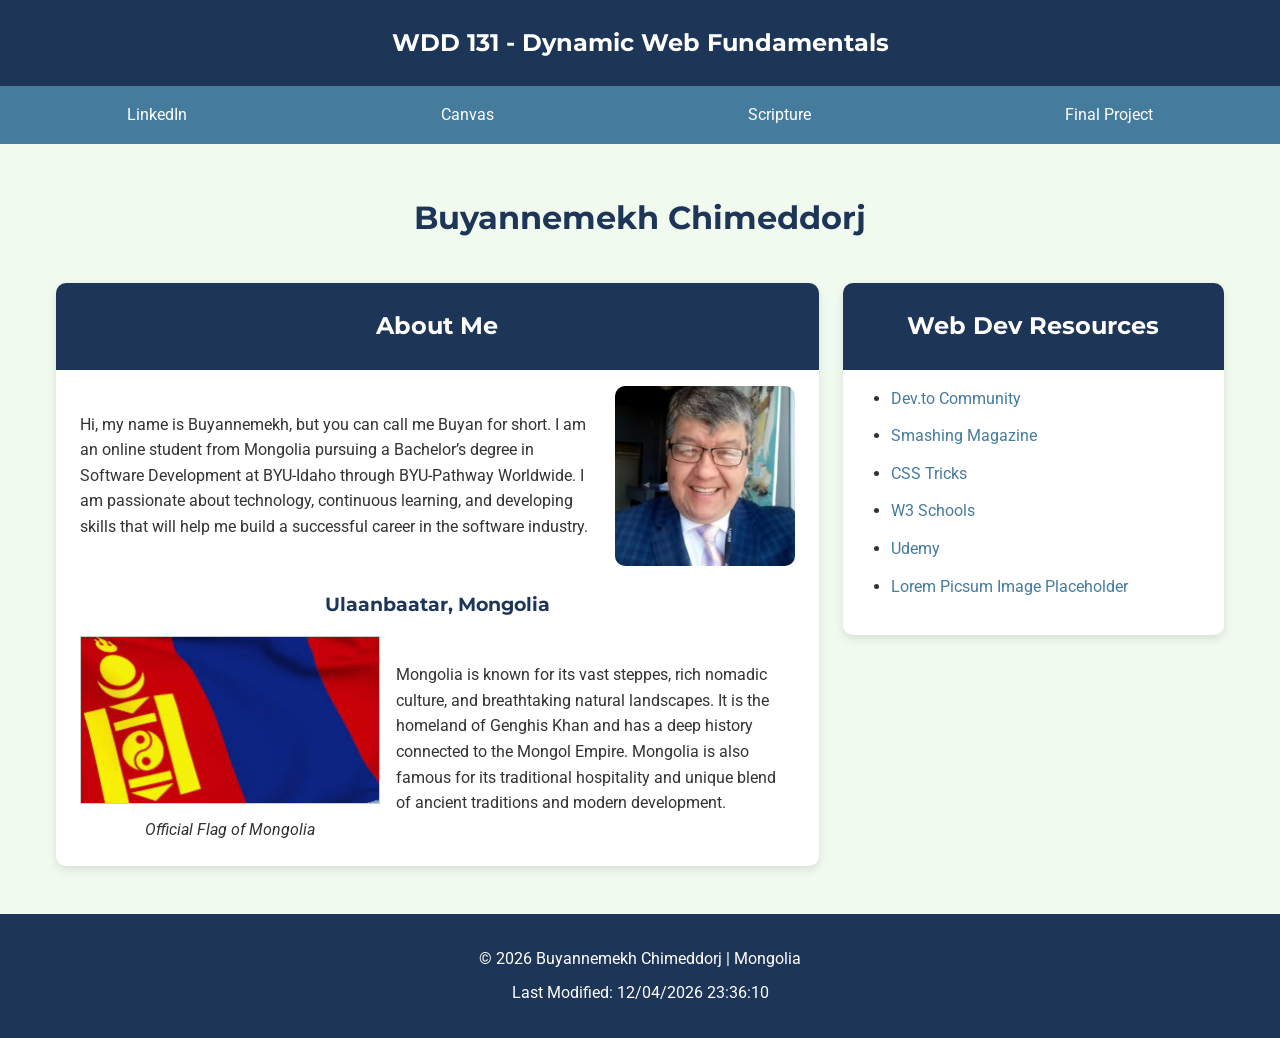
<file: index.html>
<!DOCTYPE html>
<html lang="en">
<head>
    <meta charset="UTF-8">
    <meta name="viewport" content="width=device-width, initial-scale=1.0">   
    <title>WDD 131 - Dynamic Web Fundamentals - Buyannemekh Chimeddorj</title>
     <meta name="description" content="WDD 131 - Dynamic Web Fundamentals Home Page of Buyannemekh Chimeddorj from Mongolia.">
     <meta name="author" content="Buyannemekh Chimeddorj">
    <!--Google Fonts-->
    <link rel="preconnect" href="https://fonts.googleapis.com">
    <link rel="preconnect" href="https://fonts.gstatic.com" crossorigin>
    <link href="https://fonts.googleapis.com/css2?family=Montserrat:wght@400;600;700&family=Roboto:wght@400;500&display=swap" rel="stylesheet">
    <!--CSS-->
    <link rel="stylesheet" href="styles/base.css">
    <!--JavaScript-->
    <script src="scripts/getdates.js" defer></script>
</head>

<body>
    <header>
        <span id="course-title">WDD 131 - Dynamic Web Fundamentals</span>
        <nav>
            <ul class="navigation">
                <li><a href="https://www.linkedin.com/in/buyannemekh-chimeddorj" title="LinkedIn" target="_blank">LinkedIn</a></li>
                <li><a href="https://byupw.instructure.com" title="Canvas" target="_blank">Canvas</a></li>
                <li><a href="https://www.churchofjesuschrist.org/study/scriptures/bofm/2-ne/2?lang=eng&id=p7#p7" title="Scripture" target="_blank">Scripture</a></li>
                <li><a href="#" title="Final Project" target="_blank">Final Project</a></li>
            </ul>
        </nav>
    </header>

    <main>
        <h1>Buyannemekh Chimeddorj</h1>
        <!--About Me Card-->
        <section class="card">
            <h2>About Me</h2>

            <div class="about-content">
                <p>
                    Hi, my name is Buyannemekh, but you can call me Buyan for short. I am an online student from Mongolia pursuing a Bachelor’s degree in Software Development at BYU-Idaho through BYU-Pathway Worldwide. I am passionate about technology, continuous learning, and developing skills that will help me build a successful career in the software industry. 
                </p>
                <img src="images/profile.jpg" alt="Portrait of Buyannemekh Chimeddorj">
            </div>

            <h3>Ulaanbaatar, Mongolia</h3>

            <div class="location-content">
                <figure>
                    <img src="images/mongolia.png" alt="Official Flag of Mongolia">
                    <figcaption>Official Flag of Mongolia</figcaption>
                </figure>
                <p>
                    Mongolia is known for its vast steppes, rich nomadic culture, and breathtaking natural landscapes. It is the homeland of Genghis Khan and has a deep history connected to the Mongol Empire. Mongolia is also famous for its traditional hospitality and unique blend of ancient traditions and modern development.
                </p>
            </div>
        </section>

        <!--Web Dev Resources Card-->
        <section class="card">
            <h2>Web Dev Resources</h2>
            <ul>
                <li><a href="https://dev.to/" target="_blank">Dev.to Community</a></li>
                <li><a href="https://www.smashingmagazine.com/" target="_blank">Smashing Magazine</a></li>
                <li><a href="https://css-tricks.com/" target="_blank">CSS Tricks</a></li>
                <li><a href="https://www.w3schools.com/" target="_blank">W3 Schools</a></li>
                <li><a href="https://www.udemy.com" target="_blank">Udemy</a></li>
                <li><a href="https://picsum.photos/" target="_blank">Lorem Picsum Image Placeholder</a></li>
            </ul>
        </section>
    </main>

    <footer>
        <p> 
            &copy;
            <span id="currentyear"></span>
            Buyannemekh Chimeddorj | Mongolia
        </p>
        <p id="lastModified"></p>
    </footer>

</body>
</html>
</file>
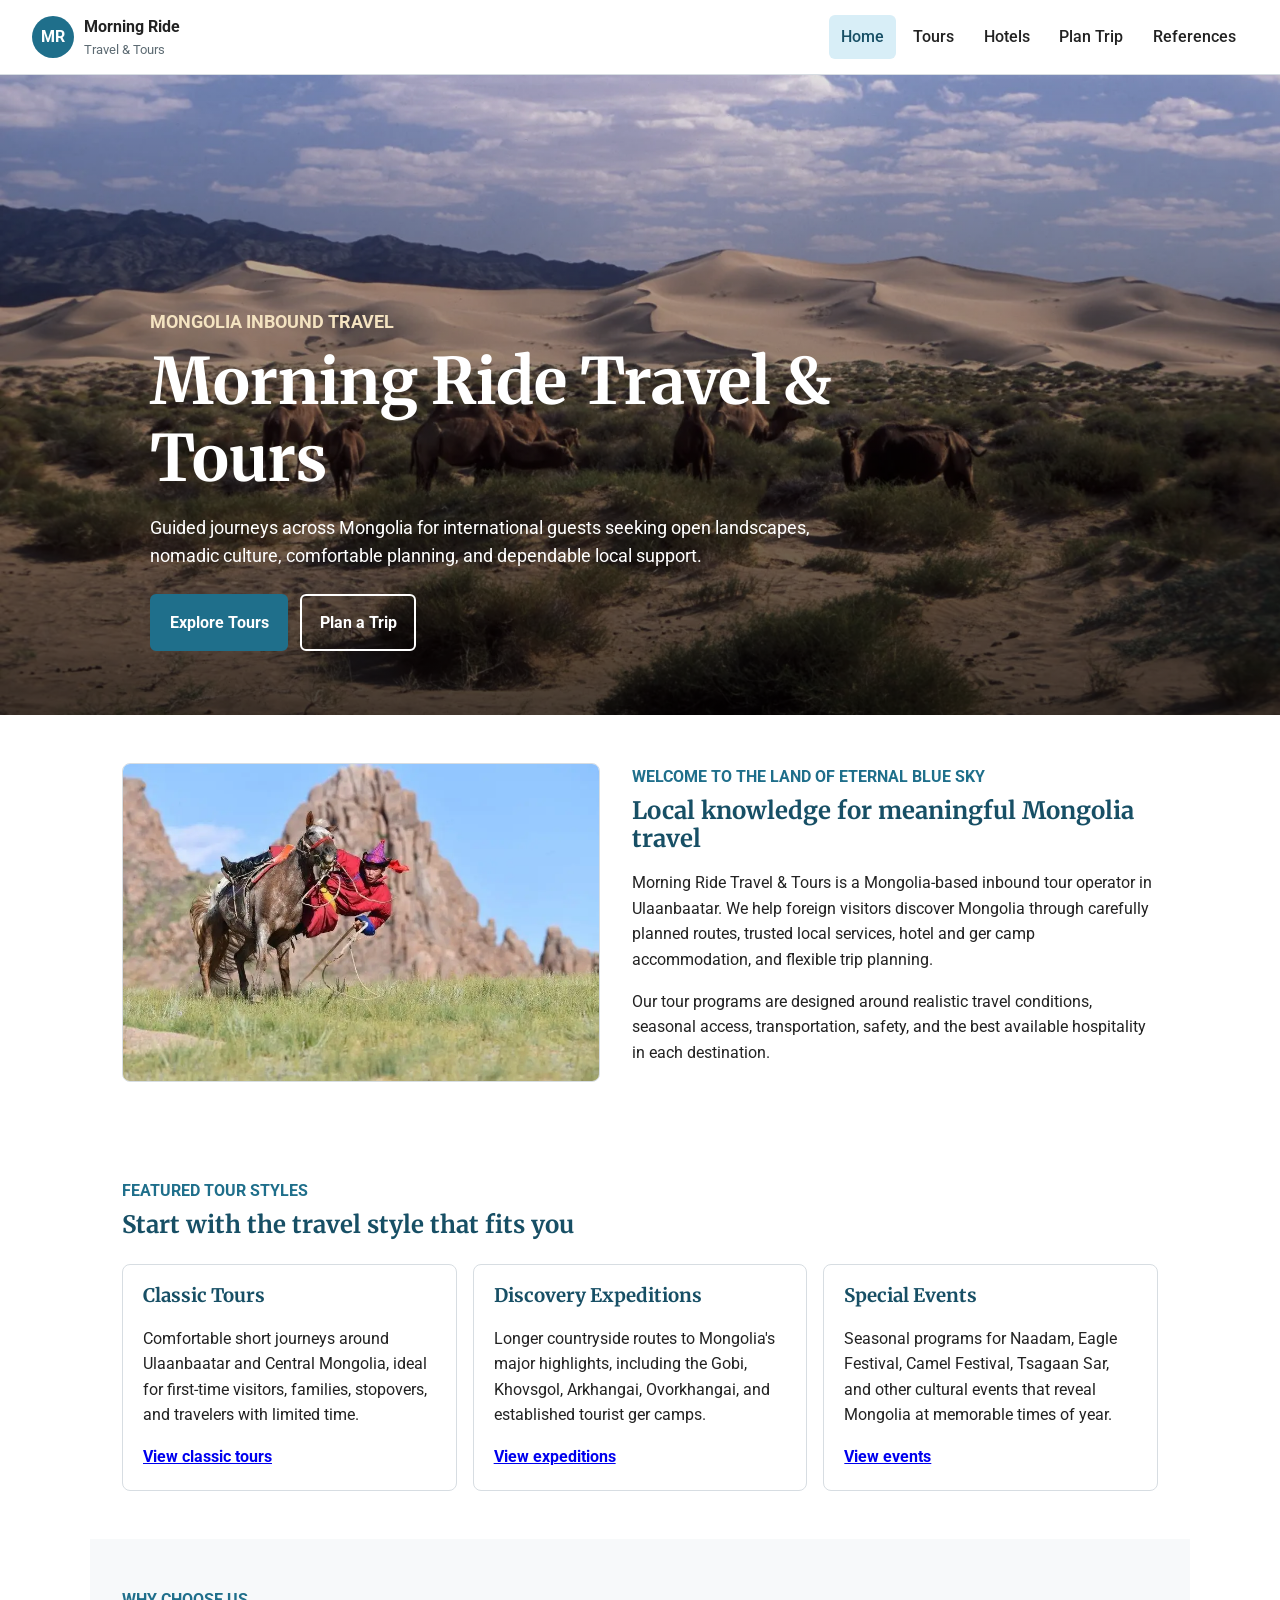
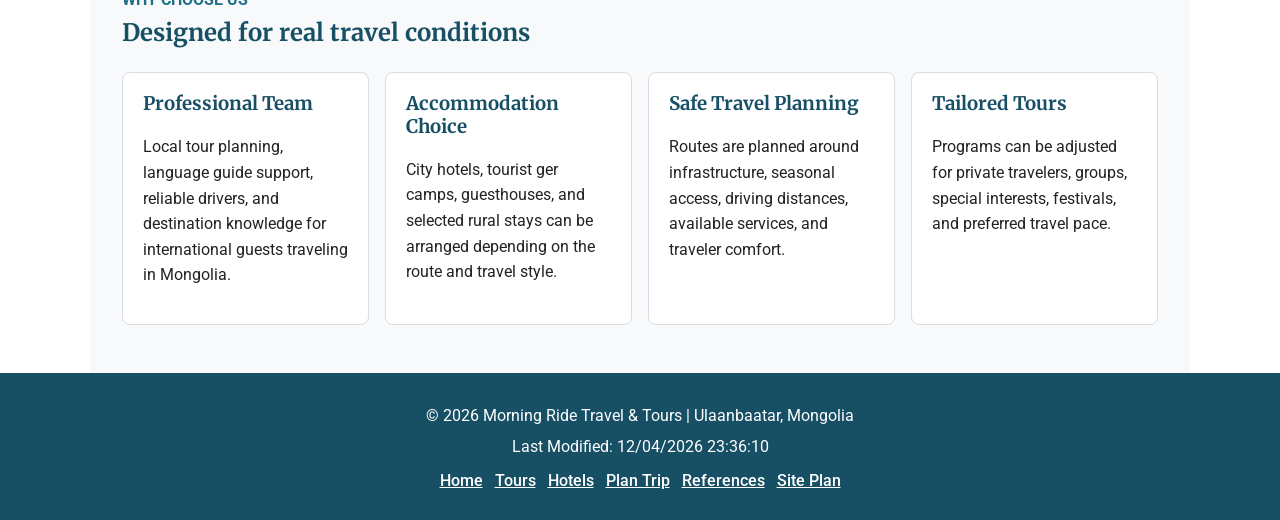
<file: project/index.html>
<!DOCTYPE html>
<html lang="en">
<head>
  <meta charset="UTF-8">
  <meta name="viewport" content="width=device-width, initial-scale=1.0">
  <meta name="description" content="Morning Ride Travel and Tours, a Mongolia inbound tour operator offering guided tours, accommodation choices, and trip planning for international visitors.">
  <meta name="author" content="Buyannemekh Chimeddorj">
  <title>Morning Ride Travel & Tours | Mongolia Inbound Tours</title>
  <link rel="preconnect" href="https://fonts.googleapis.com">
  <link rel="preconnect" href="https://fonts.gstatic.com" crossorigin>
  <link href="https://fonts.googleapis.com/css2?family=Merriweather:wght@700&family=Roboto:wght@400;500;700&display=swap" rel="stylesheet">
  <link rel="stylesheet" href="styles/morning-ride.css">
  <link rel="stylesheet" href="styles/morning-ride-large.css">
  <script src="scripts/morning-ride.js" defer></script>
</head>

<body>
  <header class="site-header">
    <a class="brand" href="index.html" aria-label="Morning Ride Travel and Tours home">
      <span class="brand-mark">MR</span>
      <span>
        <strong>Morning Ride</strong>
        <small>Travel & Tours</small>
      </span>
    </a>

    <button id="menu-button" class="menu-button" type="button" aria-label="Open navigation menu" aria-expanded="false">&#9776;</button>

    <nav id="primary-nav" class="primary-nav">
      <a href="index.html" class="active">Home</a>
      <a href="tours.html">Tours</a>
      <a href="hotels.html">Hotels</a>
      <a href="plan.html">Plan Trip</a>
      <a href="references.html">References</a>
    </nav>
  </header>

  <main>
    <section class="hero">
      <div class="hero-content">
        <p class="eyebrow">Mongolia inbound travel</p>
        <h1>Morning Ride Travel & Tours</h1>
        <p>
          Guided journeys across Mongolia for international guests seeking open landscapes,
          nomadic culture, comfortable planning, and dependable local support.
        </p>
        <div class="hero-actions">
          <a class="button" href="tours.html">Explore Tours</a>
          <a class="button secondary" href="plan.html">Plan a Trip</a>
        </div>
      </div>
    </section>

    <section class="welcome content-grid">
      <img class="image-panel" src="images/hero-placeholder.webp" alt="Mongolian horse rider performing traditional riding skills near rocky hills" loading="lazy">
      <div> 
        <p class="eyebrow">Welcome to the Land of Eternal Blue Sky</p>
        <h2>Local knowledge for meaningful Mongolia travel</h2>
        <p>
          Morning Ride Travel & Tours is a Mongolia-based inbound tour operator in Ulaanbaatar.
          We help foreign visitors discover Mongolia through carefully planned routes, trusted
          local services, hotel and ger camp accommodation, and flexible trip planning.
        </p>
        <p>
          Our tour programs are designed around realistic travel conditions, seasonal access,
          transportation, safety, and the best available hospitality in each destination.
        </p>
      </div>
    </section>

    <section class="section-block">
      <div class="section-heading">
        <p class="eyebrow">Featured tour styles</p>
        <h2>Start with the travel style that fits you</h2>
      </div>

      <div class="card-grid">
        <article class="info-card">
          <h3>Classic Tours</h3>
          <p>
            Comfortable short journeys around Ulaanbaatar and Central Mongolia, ideal for
            first-time visitors, families, stopovers, and travelers with limited time.
          </p>
          <a href="tours.html">View classic tours</a>
        </article>

        <article class="info-card">
          <h3>Discovery Expeditions</h3>
          <p>
            Longer countryside routes to Mongolia's major highlights, including the Gobi,
            Khovsgol, Arkhangai, Ovorkhangai, and established tourist ger camps.
          </p>
          <a href="tours.html">View expeditions</a>
        </article>

        <article class="info-card">
          <h3>Special Events</h3>
          <p>
            Seasonal programs for Naadam, Eagle Festival, Camel Festival, Tsagaan Sar,
            and other cultural events that reveal Mongolia at memorable times of year.
          </p>
          <a href="tours.html">View events</a>
        </article>
      </div>
    </section>

    <section class="why-choose">
      <div class="section-heading">
        <p class="eyebrow">Why choose us</p>
        <h2>Designed for real travel conditions</h2>
      </div>

      <div class="feature-grid">
        <article>
          <h3>Professional Team</h3>
          <p>
            Local tour planning, language guide support, reliable drivers, and destination
            knowledge for international guests traveling in Mongolia.
          </p>
        </article>

        <article>
          <h3>Accommodation Choice</h3>
          <p>
            City hotels, tourist ger camps, guesthouses, and selected rural stays can be
            arranged depending on the route and travel style.
          </p>
        </article>

        <article>
          <h3>Safe Travel Planning</h3>
          <p>
            Routes are planned around infrastructure, seasonal access, driving distances,
            available services, and traveler comfort.
          </p>
        </article>

        <article>
          <h3>Tailored Tours</h3>
          <p>
            Programs can be adjusted for private travelers, groups, special interests,
            festivals, and preferred travel pace.
          </p>
        </article>
      </div>
    </section>
  </main>

  <footer class="site-footer">
    <p>&copy; <span id="currentyear"></span> Morning Ride Travel & Tours | Ulaanbaatar, Mongolia</p>
    <p id="lastModified"></p>
    <nav class="footer-nav" aria-label="Footer navigation">
      <a href="index.html">Home</a>
      <a href="tours.html">Tours</a>
      <a href="hotels.html">Hotels</a>
      <a href="plan.html">Plan Trip</a>
      <a href="references.html">References</a>
      <a href="siteplan.html">Site Plan</a>
    </nav>
  </footer>
</body>
</html>
</file>
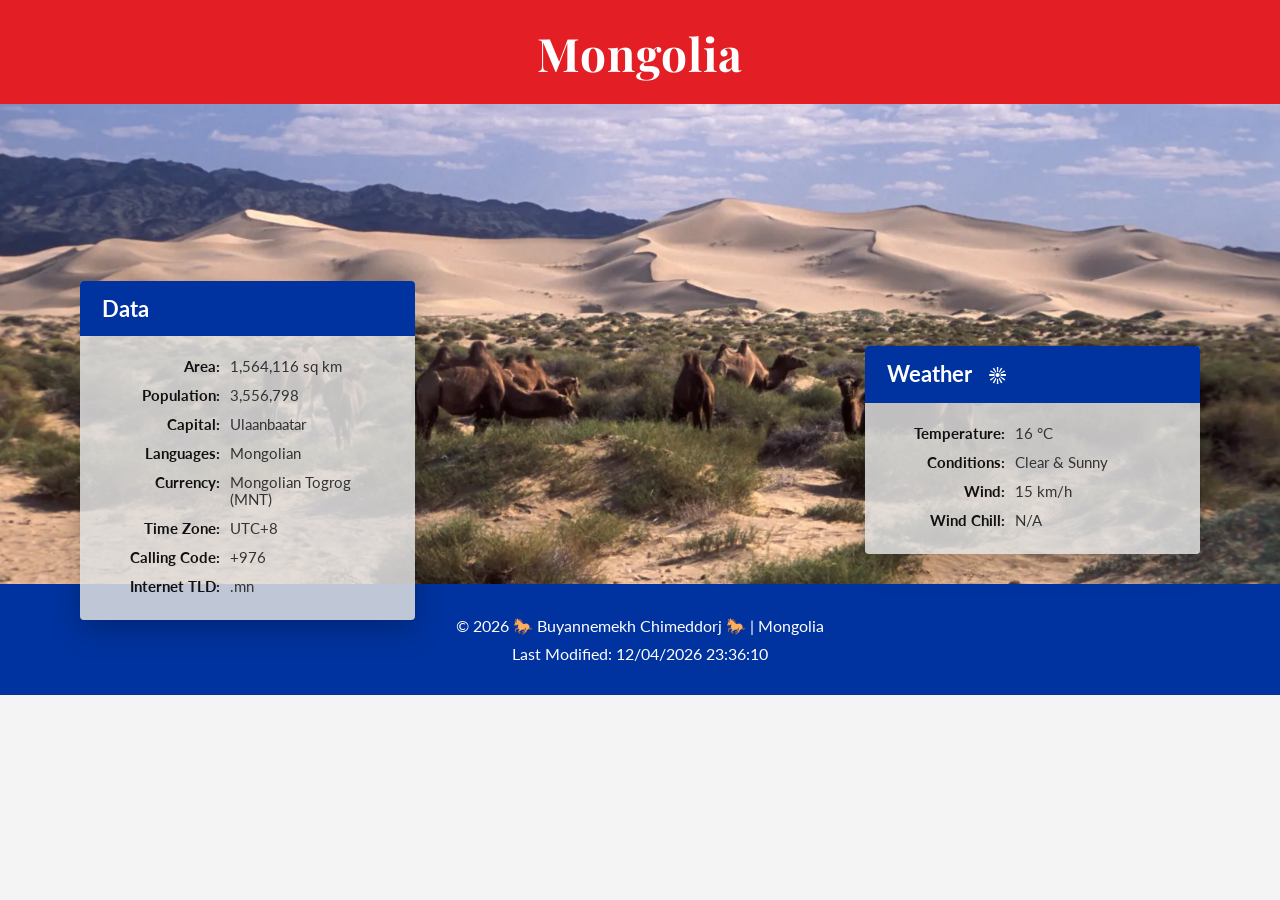
<file: place.html>
<!DOCTYPE html>
<html lang="en">
<head>
    <meta charset="UTF-8">
    <meta name="viewport" content="width=device-width, initial-scale=1.0">
    <title>Country Page</title>
    <meta name="description" content="WDD 131 - Country Page: Description of Mongolia, the land of Chinggis Khan.">
    <meta name="author" content="Buyannemekh Chimeddorj">
    
    <!--Google Fonts-->
    <link rel="preconnect" href="https://fonts.googleapis.com">
    <link rel="preconnect" href="https://fonts.gstatic.com" crossorigin>
    <link href="https://fonts.googleapis.com/css2?family=Lato:wght@400;700&family=Playfair+Display:wght@400;600;700&display=swap" rel="stylesheet">
    
    <!--CSS-->
    <link rel="stylesheet" href="styles/place.css">
    <link rel="stylesheet" href="styles/place-large.css">

    <!--JavaScript-->
    <script src="scripts/place.js" defer></script>
</head>

<body>
    <!--Header Banner-->
    <header class="top-banner">
        <h1>Mongolia</h1>
        <div class="header-image-container">
            <picture>
                <!--Image for desktop screens (821px wide and above)-->
                <source srcset="images/camels.webp" media="(min-width: 821px)">
                <!--Default image optimized for mobile devices-->
                <img src="images/camels.webp" alt="Gobi Desert Camels waiting for tourists">
            </picture>
        </div>
    </header>

    <main>
        <section class="hero-dashboard">
            <div class="content-overlay">
                <!--Left Data Card-->
                <article class="info-card data-card">
                    <div class="card-header">
                        <h2>Data</h2>
                    </div>
                    <dl class="stats-list">
                        <dt>Area:</dt> <dd>1,564,116 sq km</dd>
                        <dt>Population:</dt> <dd>3,556,798</dd>
                        <dt>Capital:</dt> <dd>Ulaanbaatar</dd>
                        <dt>Languages:</dt> <dd>Mongolian</dd>
                        <dt>Currency:</dt> <dd>Mongolian Togrog (MNT)</dd>
                        <dt>Time Zone:</dt> <dd>UTC+8</dd>
                        <dt>Calling Code:</dt> <dd>+976</dd>
                        <dt>Internet TLD:</dt> <dd>.mn</dd>
                    </dl>
                </article>
                <!--Right Weather card-->
                <article class="info-card weather-card">
                    <div class="card-header">
                        <h2>Weather</h2>
                        <!--SVG Icon used strictly for the Mobile view-->
                        <img class="weather-icon-mobile" src="images/sun.svg" alt="Clear and Sunny" width="24" height="24">
                    </div>
                    <dl class="stats-list">
                        <dt>Temperature:</dt> <dd>16 °C</dd>
                        <dt>Conditions:</dt> <dd>Clear & Sunny</dd>
                        <dt>Wind:</dt> <dd>15 km/h</dd>
                        <dt>Wind Chill:</dt> <dd id="wind-chill"></dd>
                    </dl>
                </article>
            </div>
        </section>
    </main>

    <!--Footer same as in all other pages-->
    <footer>
       <p> 
            &copy; <span id="currentyear"></span>
            🐎 Buyannemekh Chimeddorj 🐎 | Mongolia
        </p>
        <p id="lastModified"></p>
    </footer>

</body>
</html>
</file>
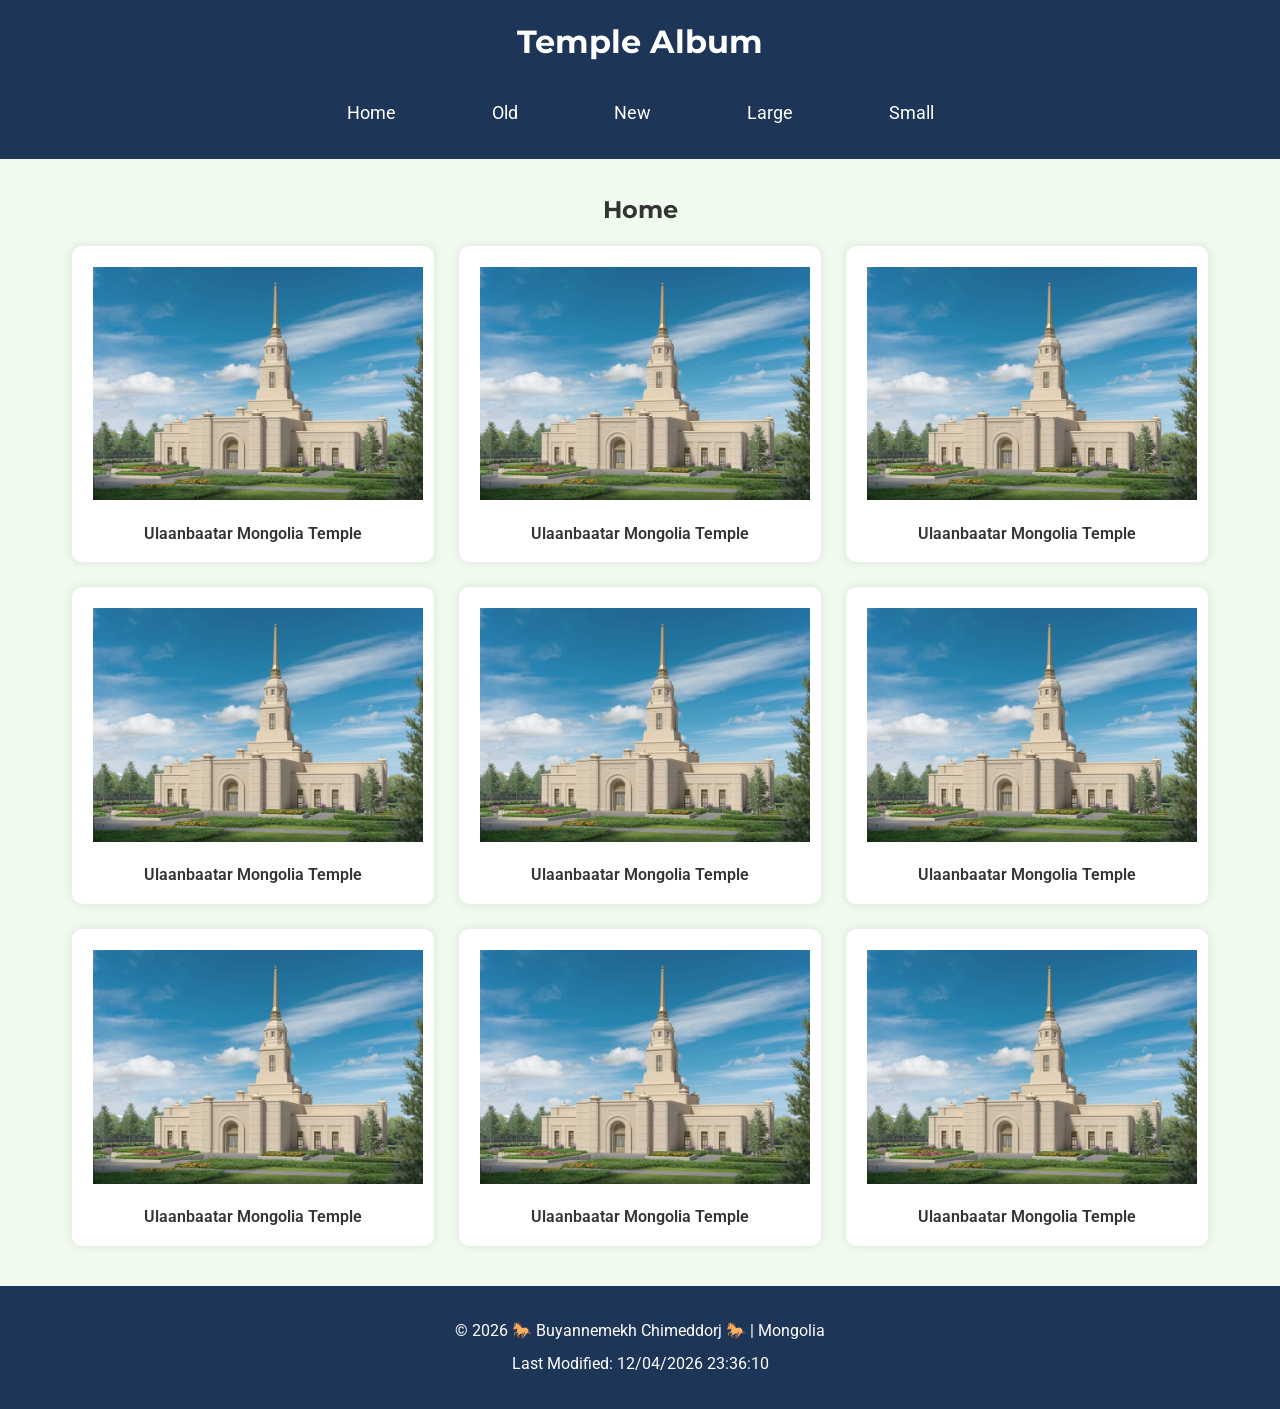
<file: temples.html>
<!DOCTYPE html>
<html lang="en">
<head>
    <meta charset="UTF-8">
    <meta name="viewport" content="width=device-width, initial-scale=1.0">
    <title>Temple Album</title>
    <meta name="description" content="WDD 131 - LDS Temple Album: Photos of the temples that we worship">
    <meta name="author" content="Buyannemekh Chimeddorj">
    <!--Google Fonts-->
    <link rel="preconnect" href="https://fonts.googleapis.com">
    <link rel="preconnect" href="https://fonts.gstatic.com" crossorigin>
    <link href="https://fonts.googleapis.com/css2?family=Montserrat:wght@400;600;700&family=Roboto:wght@400;500&display=swap" rel="stylesheet">
    <!--CSS-->
    <link rel="stylesheet" href="styles/temples.css">
    <link rel="stylesheet" href="styles/temples-large.css">
    <!--JavaScript-->
    <script src="scripts/temples.js" defer></script>
</head>
<body>
    <header>
        <h1>Temple Album</h1>
        <button id="menu"></button>
        <nav>
            <ul class="navigation">
                <li><a href="#" title="Home">Home</a></li>
                <li><a href="#" title="Old">Old</a></li>
                <li><a href="#" title="New">New</a></li>
                <li><a href="#" title="Large">Large</a></li>
                <li><a href="#" title="Small">Small</a></li>
            </ul>
        </nav>
    </header>

    <main>
        <section>
            <h2>Home</h2>
            <div class="temple-content">
                <figure>
                    <img src="images/temple.jpeg" alt="Ulaanbaatar Mongolia Temple">
                    <figcaption>Ulaanbaatar Mongolia Temple</figcaption> 
                </figure>
                
                <figure>
                    <img src="images/temple.jpeg" alt="Ulaanbaatar Mongolia Temple">
                    <figcaption>Ulaanbaatar Mongolia Temple</figcaption> 
                </figure>

                <figure>
                    <img src="images/temple.jpeg" alt="Ulaanbaatar Mongolia Temple">
                    <figcaption>Ulaanbaatar Mongolia Temple</figcaption> 
                </figure>

                <figure>
                    <img src="images/temple.jpeg" alt="Ulaanbaatar Mongolia Temple">
                    <figcaption>Ulaanbaatar Mongolia Temple</figcaption> 
                </figure>

                <figure>
                    <img src="images/temple.jpeg" alt="Ulaanbaatar Mongolia Temple">
                    <figcaption>Ulaanbaatar Mongolia Temple</figcaption> 
                </figure>

                <figure>
                    <img src="images/temple.jpeg" alt="Ulaanbaatar Mongolia Temple">
                    <figcaption>Ulaanbaatar Mongolia Temple</figcaption> 
                </figure>

                <figure>
                    <img src="images/temple.jpeg" alt="Ulaanbaatar Mongolia Temple">
                    <figcaption>Ulaanbaatar Mongolia Temple</figcaption> 
                </figure>

                <figure>
                    <img src="images/temple.jpeg" alt="Ulaanbaatar Mongolia Temple">
                    <figcaption>Ulaanbaatar Mongolia Temple</figcaption> 
                </figure>

                <figure>
                    <img src="images/temple.jpeg" alt="Ulaanbaatar Mongolia Temple">
                    <figcaption>Ulaanbaatar Mongolia Temple</figcaption> 
                </figure>
            </div>
        </section>
    </main>

    <footer>
       <p> 
            &copy;
            <span id="currentyear"></span>
            🐎 Buyannemekh Chimeddorj 🐎 | Mongolia
        </p>
        <p id="lastModified"></p>
    </footer>
    
</body>
</html>
</file>
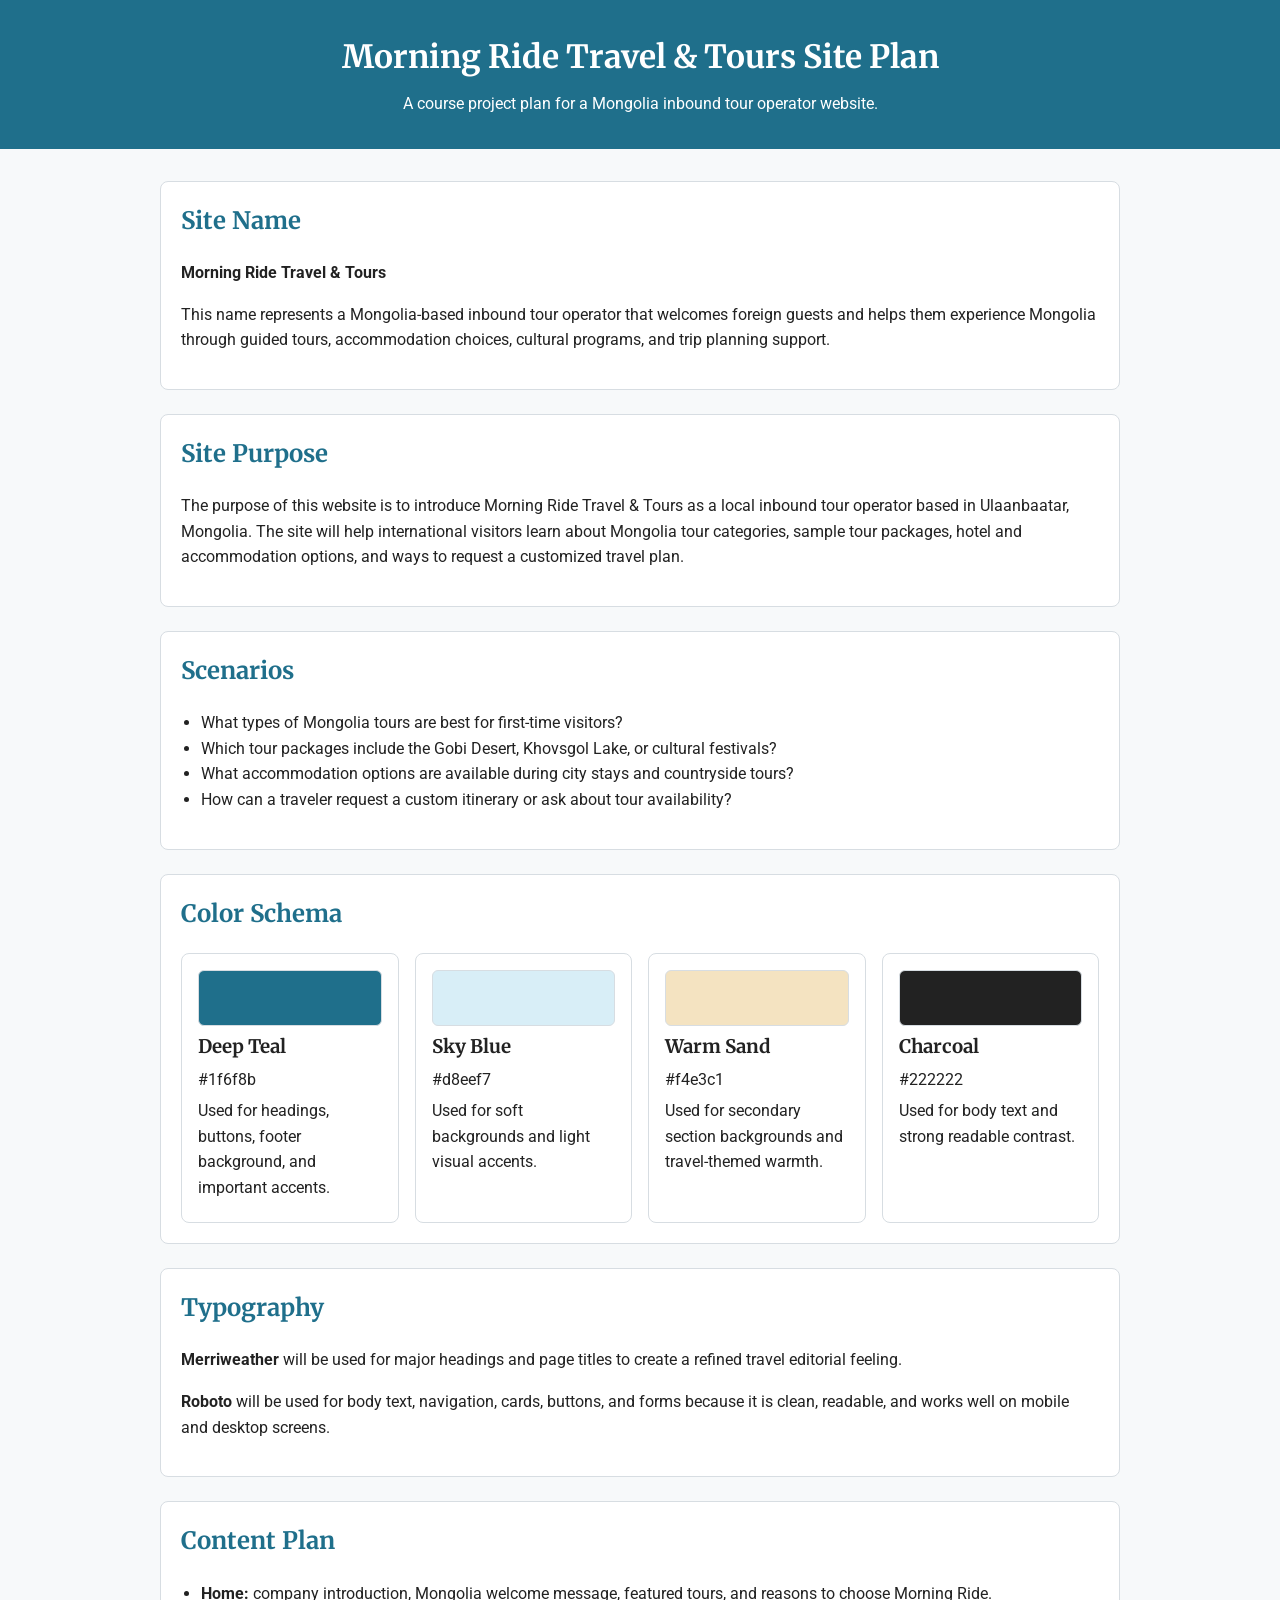
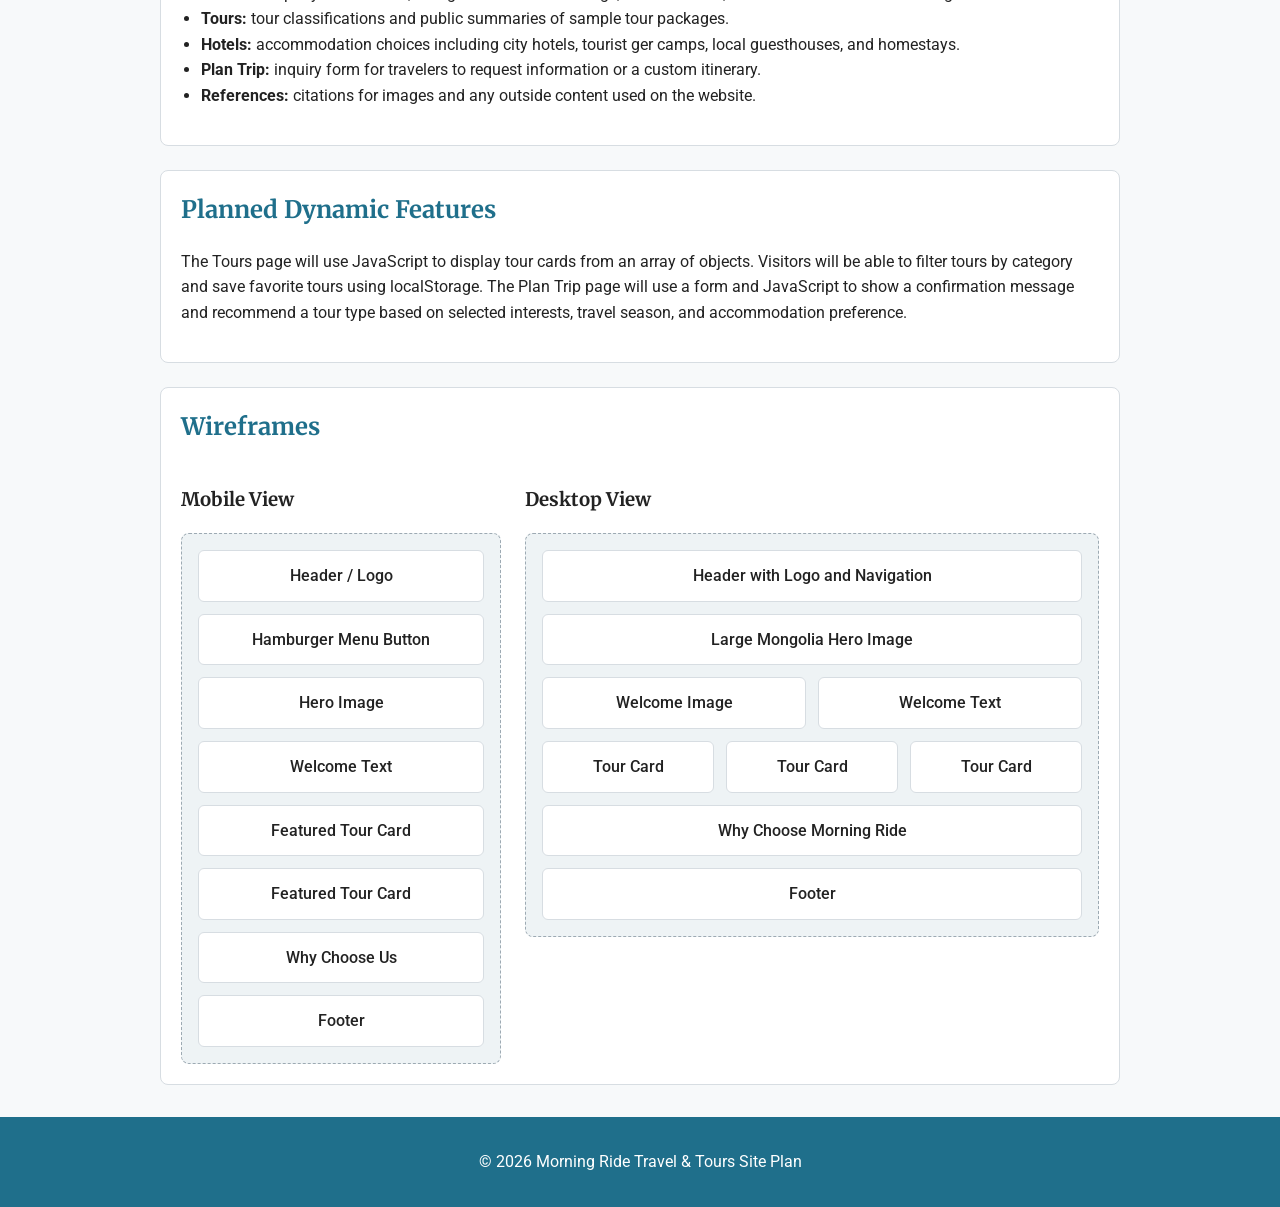
<file: morning-ride/siteplan.html>
<!DOCTYPE html>
<html lang="en">
<head>
  <meta charset="UTF-8">
  <meta name="viewport" content="width=device-width, initial-scale=1.0">
  <meta name="description" content="Site plan for the Morning Ride Travel and Tours course project.">
  <meta name="author" content="Buyan">
  <title>Morning Ride Travel & Tours Site Plan</title>
  <link rel="preconnect" href="https://fonts.googleapis.com">
  <link rel="preconnect" href="https://fonts.gstatic.com" crossorigin>
  <link href="https://fonts.googleapis.com/css2?family=Merriweather:wght@700&family=Roboto:wght@400;500;700&display=swap" rel="stylesheet">
  <link rel="stylesheet" href="styles/siteplan.css">
</head>
<body>
  <header>
    <h1>Morning Ride Travel & Tours Site Plan</h1>
    <p>A course project plan for a Mongolia inbound tour operator website.</p>
  </header>

  <main>
    <section>
      <h2>Site Name</h2>
      <p><strong>Morning Ride Travel & Tours</strong></p>
      <p>
        This name represents a Mongolia-based inbound tour operator that welcomes foreign guests
        and helps them experience Mongolia through guided tours, accommodation choices, cultural
        programs, and trip planning support.
      </p>
    </section>

    <section>
      <h2>Site Purpose</h2>
      <p>
        The purpose of this website is to introduce Morning Ride Travel & Tours as a local inbound
        tour operator based in Ulaanbaatar, Mongolia. The site will help international visitors learn
        about Mongolia tour categories, sample tour packages, hotel and accommodation options, and
        ways to request a customized travel plan.
      </p>
    </section>

    <section>
      <h2>Scenarios</h2>
      <ul>
        <li>What types of Mongolia tours are best for first-time visitors?</li>
        <li>Which tour packages include the Gobi Desert, Khovsgol Lake, or cultural festivals?</li>
        <li>What accommodation options are available during city stays and countryside tours?</li>
        <li>How can a traveler request a custom itinerary or ask about tour availability?</li>
      </ul>
    </section>

    <section>
      <h2>Color Schema</h2>
      <div class="color-grid">
        <div class="color-card">
          <span class="swatch teal"></span>
          <h3>Deep Teal</h3>
          <p>#1f6f8b</p>
          <p>Used for headings, buttons, footer background, and important accents.</p>
        </div>
        <div class="color-card">
          <span class="swatch sky"></span>
          <h3>Sky Blue</h3>
          <p>#d8eef7</p>
          <p>Used for soft backgrounds and light visual accents.</p>
        </div>
        <div class="color-card">
          <span class="swatch sand"></span>
          <h3>Warm Sand</h3>
          <p>#f4e3c1</p>
          <p>Used for secondary section backgrounds and travel-themed warmth.</p>
        </div>
        <div class="color-card">
          <span class="swatch charcoal"></span>
          <h3>Charcoal</h3>
          <p>#222222</p>
          <p>Used for body text and strong readable contrast.</p>
        </div>
      </div>
    </section>

    <section>
      <h2>Typography</h2>
      <p>
        <strong>Merriweather</strong> will be used for major headings and page titles to create a
        refined travel editorial feeling.
      </p>
      <p>
        <strong>Roboto</strong> will be used for body text, navigation, cards, buttons, and forms
        because it is clean, readable, and works well on mobile and desktop screens.
      </p>
    </section>

    <section>
      <h2>Content Plan</h2>
      <ul>
        <li><strong>Home:</strong> company introduction, Mongolia welcome message, featured tours, and reasons to choose Morning Ride.</li>
        <li><strong>Tours:</strong> tour classifications and public summaries of sample tour packages.</li>
        <li><strong>Hotels:</strong> accommodation choices including city hotels, tourist ger camps, local guesthouses, and homestays.</li>
        <li><strong>Plan Trip:</strong> inquiry form for travelers to request information or a custom itinerary.</li>
        <li><strong>References:</strong> citations for images and any outside content used on the website.</li>
      </ul>
    </section>

    <section>
      <h2>Planned Dynamic Features</h2>
      <p>
        The Tours page will use JavaScript to display tour cards from an array of objects. Visitors
        will be able to filter tours by category and save favorite tours using localStorage. The Plan
        Trip page will use a form and JavaScript to show a confirmation message and recommend a tour
        type based on selected interests, travel season, and accommodation preference.
      </p>
    </section>

    <section>
      <h2>Wireframes</h2>
      <div class="wireframes">
        <article>
          <h3>Mobile View</h3>
          <div class="wireframe mobile">
            <div>Header / Logo</div>
            <div>Hamburger Menu Button</div>
            <div>Hero Image</div>
            <div>Welcome Text</div>
            <div>Featured Tour Card</div>
            <div>Featured Tour Card</div>
            <div>Why Choose Us</div>
            <div>Footer</div>
          </div>
        </article>

        <article>
          <h3>Desktop View</h3>
          <div class="wireframe desktop">
            <div class="wide">Header with Logo and Navigation</div>
            <div class="wide">Large Mongolia Hero Image</div>
            <div class="half">Welcome Image</div>
            <div class="half">Welcome Text</div>
            <div>Tour Card</div>
            <div>Tour Card</div>
            <div>Tour Card</div>
            <div class="wide">Why Choose Morning Ride</div>
            <div class="wide">Footer</div>
          </div>
        </article>
      </div>
    </section>
  </main>

  <footer>
    <p>&copy; 2026 Morning Ride Travel & Tours Site Plan</p>
  </footer>
</body>
</html>
</file>
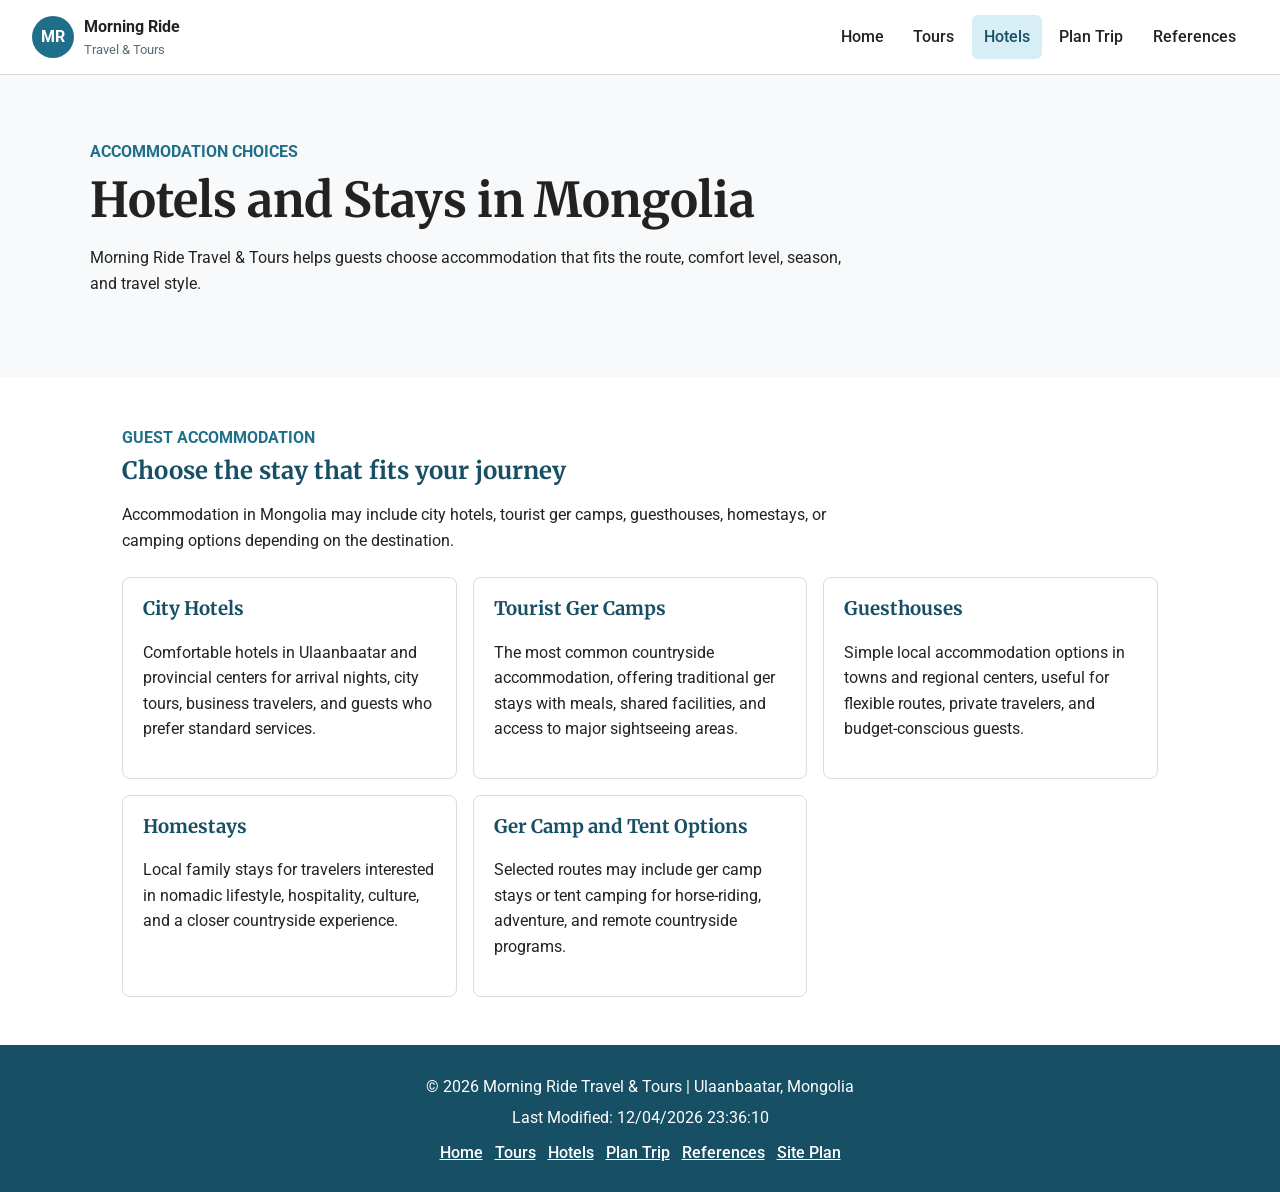
<file: project/hotels.html>
<!DOCTYPE html>
<html lang="en">
<head>
  <meta charset="UTF-8">
  <meta name="viewport" content="width=device-width, initial-scale=1.0">
  <meta name="description" content="Learn about hotel and accommodation options for Mongolia tours with Morning Ride Travel and Tours, including city hotels, tourist ger camps, guesthouses, homestays, and camping choices.">
  <meta name="author" content="Buyannemekh Chimeddorj">
  <title>Hotels | Morning Ride Travel & Tours</title>
  <link rel="preconnect" href="https://fonts.googleapis.com">
  <link rel="preconnect" href="https://fonts.gstatic.com" crossorigin>
  <link href="https://fonts.googleapis.com/css2?family=Merriweather:wght@700&family=Roboto:wght@400;500;700&display=swap" rel="stylesheet">
  <link rel="stylesheet" href="styles/morning-ride.css">
  <link rel="stylesheet" href="styles/morning-ride-large.css">
  <script src="scripts/morning-ride.js" defer></script>
</head>

<body>
  <header class="site-header">
    <a class="brand" href="index.html" aria-label="Morning Ride Travel and Tours home">
      <span class="brand-mark">MR</span>
      <span>
        <strong>Morning Ride</strong>
        <small>Travel & Tours</small>
      </span>
    </a>

    <button id="menu-button" class="menu-button" type="button" aria-label="Open navigation menu" aria-expanded="false">&#9776;</button>

    <nav id="primary-nav" class="primary-nav">
      <a href="index.html">Home</a>
      <a href="tours.html">Tours</a>
      <a href="hotels.html" class="active">Hotels</a>
      <a href="plan.html">Plan Trip</a>
      <a href="references.html">References</a>
    </nav>
  </header>

  <main>
    <section class="page-hero">
      <div>
        <p class="eyebrow">Accommodation choices</p>
        <h1>Hotels and Stays in Mongolia</h1>
        <p>
          Morning Ride Travel & Tours helps guests choose accommodation that fits the route,
          comfort level, season, and travel style.
        </p>
      </div>
    </section>

    <section class="section-block">
      <div class="section-heading">
        <p class="eyebrow">Guest accommodation</p>
        <h2>Choose the stay that fits your journey</h2>
        <p>
          Accommodation in Mongolia may include city hotels, tourist ger camps, guesthouses,
          homestays, or camping options depending on the destination.
        </p>
      </div>

      <div class="card-grid">
        <article class="info-card">
          <h3>City Hotels</h3>
          <p>
            Comfortable hotels in Ulaanbaatar and provincial centers for arrival nights,
            city tours, business travelers, and guests who prefer standard services.
          </p>
        </article>

        <article class="info-card">
          <h3>Tourist Ger Camps</h3>
          <p>
            The most common countryside accommodation, offering traditional ger stays with
            meals, shared facilities, and access to major sightseeing areas.
          </p>
        </article>

        <article class="info-card">
          <h3>Guesthouses</h3>
          <p>
            Simple local accommodation options in towns and regional centers, useful for
            flexible routes, private travelers, and budget-conscious guests.
          </p>
        </article>

        <article class="info-card">
          <h3>Homestays</h3>
          <p>
            Local family stays for travelers interested in nomadic lifestyle, hospitality,
            culture, and a closer countryside experience.
          </p>
        </article>

        <article class="info-card">
          <h3>Ger Camp and Tent Options</h3>
          <p>
            Selected routes may include ger camp stays or tent camping for horse-riding,
            adventure, and remote countryside programs.
          </p>
        </article>
      </div>
    </section>
  </main>

  <footer class="site-footer">
    <p>&copy; <span id="currentyear"></span> Morning Ride Travel & Tours | Ulaanbaatar, Mongolia</p>
    <p id="lastModified"></p>
    <nav class="footer-nav" aria-label="Footer navigation">
      <a href="index.html">Home</a>
      <a href="tours.html">Tours</a>
      <a href="hotels.html">Hotels</a>
      <a href="plan.html">Plan Trip</a>
      <a href="references.html">References</a>
      <a href="siteplan.html">Site Plan</a>
    </nav>
  </footer>
</body>
</html>
</file>
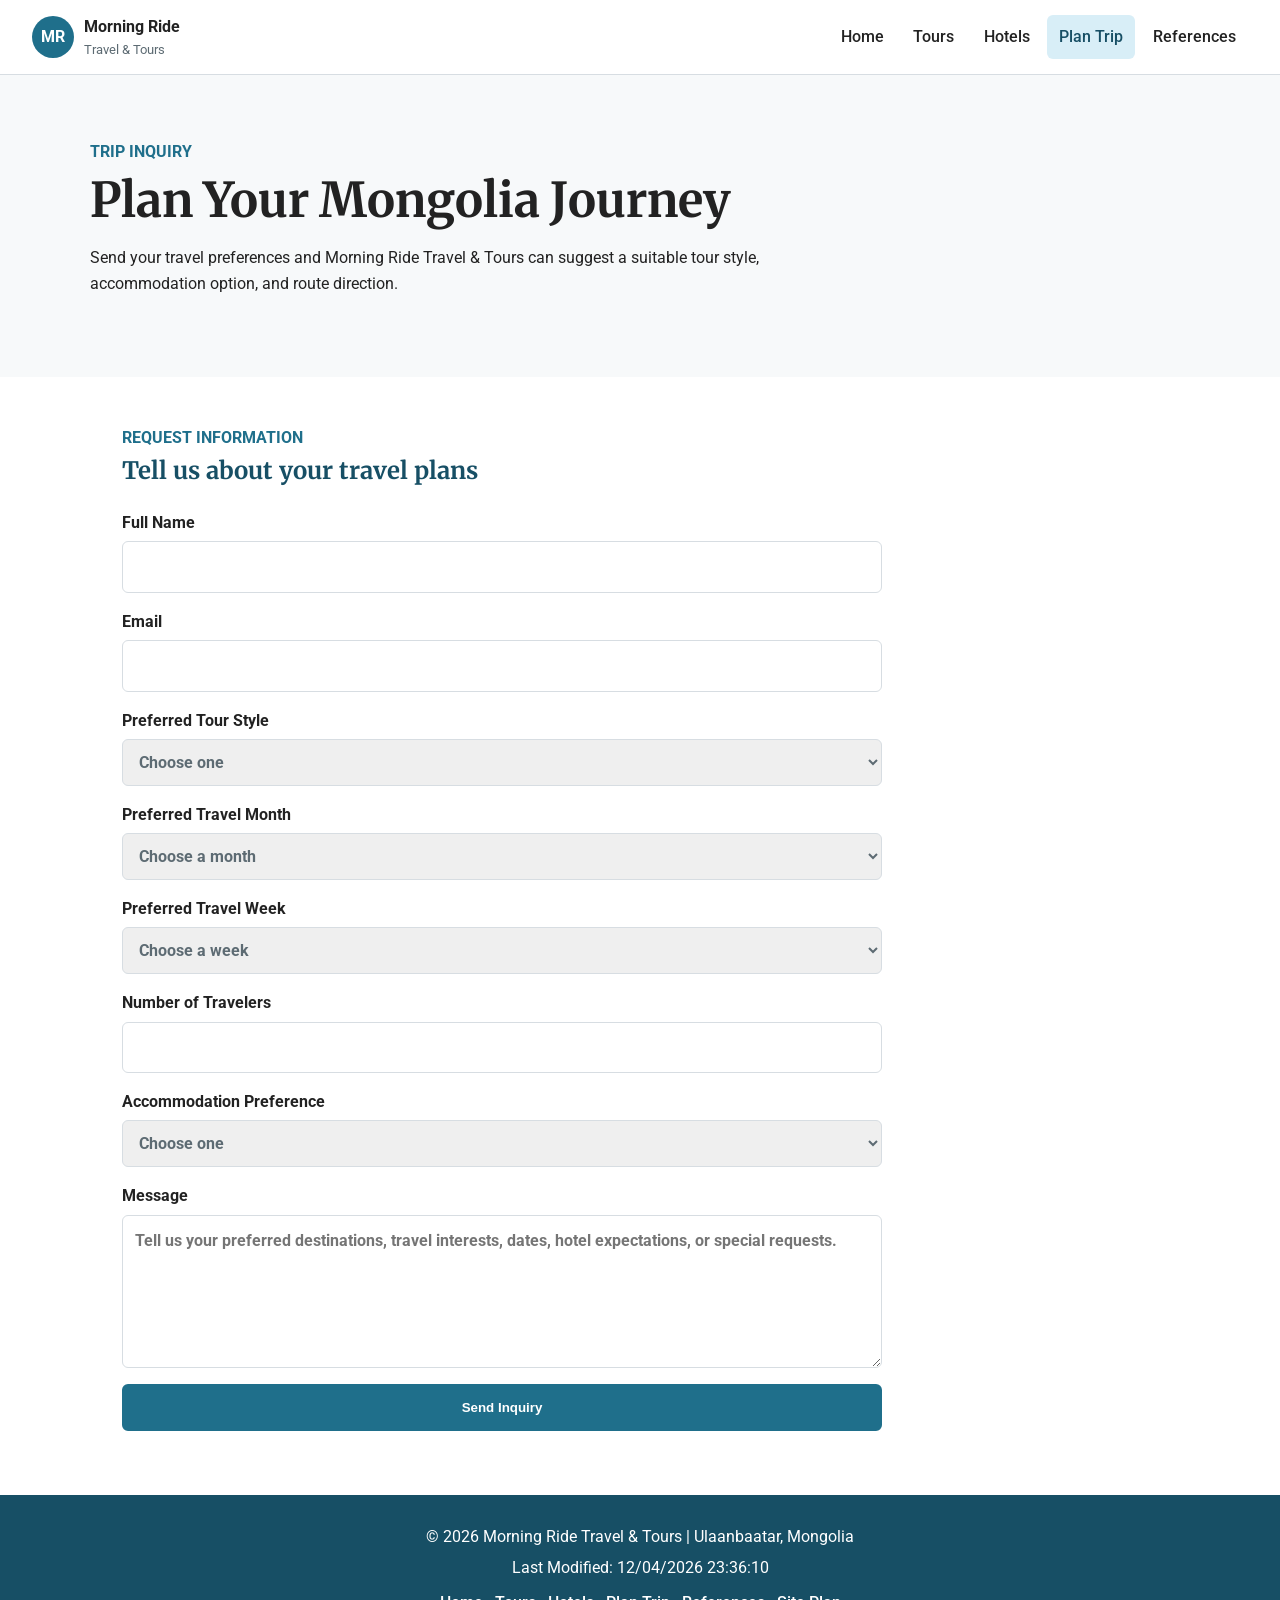
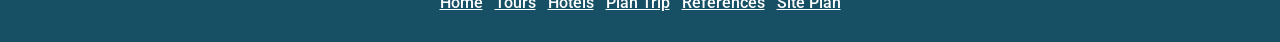
<file: project/plan.html>
<!DOCTYPE html>
<html lang="en">
<head>
  <meta charset="UTF-8">
  <meta name="viewport" content="width=device-width, initial-scale=1.0">
  <meta name="description" content="Plan a Mongolia trip with Morning Ride Travel and Tours by sending your tour interests, travel month, group size, accommodation preference, and custom itinerary request.">
  <meta name="author" content="Buyannemekh Chimeddorj">
  <title>Plan Trip | Morning Ride Travel & Tours</title>
  <link rel="preconnect" href="https://fonts.googleapis.com">
  <link rel="preconnect" href="https://fonts.gstatic.com" crossorigin>
  <link href="https://fonts.googleapis.com/css2?family=Merriweather:wght@700&family=Roboto:wght@400;500;700&display=swap" rel="stylesheet">
  <link rel="stylesheet" href="styles/morning-ride.css">
  <link rel="stylesheet" href="styles/morning-ride-large.css">
  <script src="scripts/morning-ride.js" defer></script>
</head>

<body>
  <header class="site-header">
    <a class="brand" href="index.html" aria-label="Morning Ride Travel and Tours home">
      <span class="brand-mark">MR</span>
      <span>
        <strong>Morning Ride</strong>
        <small>Travel & Tours</small>
      </span>
    </a>

    <button id="menu-button" class="menu-button" type="button" aria-label="Open navigation menu" aria-expanded="false">&#9776;</button>

    <nav id="primary-nav" class="primary-nav">
      <a href="index.html">Home</a>
      <a href="tours.html">Tours</a>
      <a href="hotels.html">Hotels</a>
      <a href="plan.html" class="active">Plan Trip</a>
      <a href="references.html">References</a>
    </nav>
  </header>

  <main>
    <section class="page-hero">
      <div>
        <p class="eyebrow">Trip inquiry</p>
        <h1>Plan Your Mongolia Journey</h1>
        <p>
          Send your travel preferences and Morning Ride Travel & Tours can suggest a suitable
          tour style, accommodation option, and route direction.
        </p>
      </div>
    </section>

    <section class="section-block">
      <div class="section-heading">
        <p class="eyebrow">Request information</p>
        <h2>Tell us about your travel plans</h2>
      </div>

      <form id="trip-form" class="trip-form">
        <label>
          Full Name
          <input type="text" id="full-name" name="full-name" required>
        </label>

        <label>
          Email
          <input type="email" id="email" name="email" required>
        </label>

        <label>
          Preferred Tour Style
          <select id="tour-style" name="tour-style" required>
            <option value="" selected disabled>Choose one</option>
            <option value="classic">Classic Tours</option>
            <option value="discovery">Discovery Expeditions</option>
            <option value="adventure">Adventure Explorations</option>
            <option value="horse">Horse-Riding Tours</option>
            <option value="event">Special Events</option>
            <option value="winter">Winter Mongolia</option>
          </select>
        </label>

        <label>
          Preferred Travel Month
          <select id="travel-month" name="travel-month" required>
            <option value="" selected disabled>Choose a month</option>
            <option value="January">January</option>
            <option value="February">February</option>
            <option value="March">March</option>
            <option value="April">April</option>
            <option value="May">May</option>
            <option value="June">June</option>
            <option value="July">July</option>
            <option value="August">August</option>
            <option value="September">September</option>
            <option value="October">October</option>
            <option value="November">November</option>
            <option value="December">December</option>
            <option value="Not sure yet">Not sure yet</option>
          </select>
        </label>

        <label>
          Preferred Travel Week
          <select id="travel-week" name="travel-week" required>
            <option value="" selected disabled>Choose a week</option>
            <option value="Week 1">Week 1</option>
            <option value="Week 2">Week 2</option>
            <option value="Week 3">Week 3</option>
            <option value="Week 4">Week 4</option>
            <option value="Flexible">Flexible</option>
          </select>
        </label>

        <label>
          Number of Travelers
          <input type="number" id="travelers" name="travelers" min="1" max="50" required>
        </label>

        <label>
          Accommodation Preference
          <select id="accommodation" name="accommodation" required>
            <option value="" selected disabled>Choose one</option>
            <option value="hotel">City hotel</option>
            <option value="ger-camp">Tourist ger camp</option>
            <option value="homestay">Homestay</option>
            <option value="flexible">Flexible</option>
          </select>
        </label>

        <label class="full-field">
          Message
          <textarea id="message" name="message" rows="5" placeholder="Tell us your preferred destinations, travel interests, dates, hotel expectations, or special requests."></textarea>
        </label>

        <button class="button" type="submit">Send Inquiry</button>
      </form>

      <div id="form-response" class="form-response" aria-live="polite"></div>
    </section>
  </main>

  <footer class="site-footer">
    <p>&copy; <span id="currentyear"></span> Morning Ride Travel & Tours | Ulaanbaatar, Mongolia</p>
    <p id="lastModified"></p>
    <nav class="footer-nav" aria-label="Footer navigation">
      <a href="index.html">Home</a>
      <a href="tours.html">Tours</a>
      <a href="hotels.html">Hotels</a>
      <a href="plan.html">Plan Trip</a>
      <a href="references.html">References</a>
      <a href="siteplan.html">Site Plan</a>
    </nav>
  </footer>
</body>
</html>
</file>
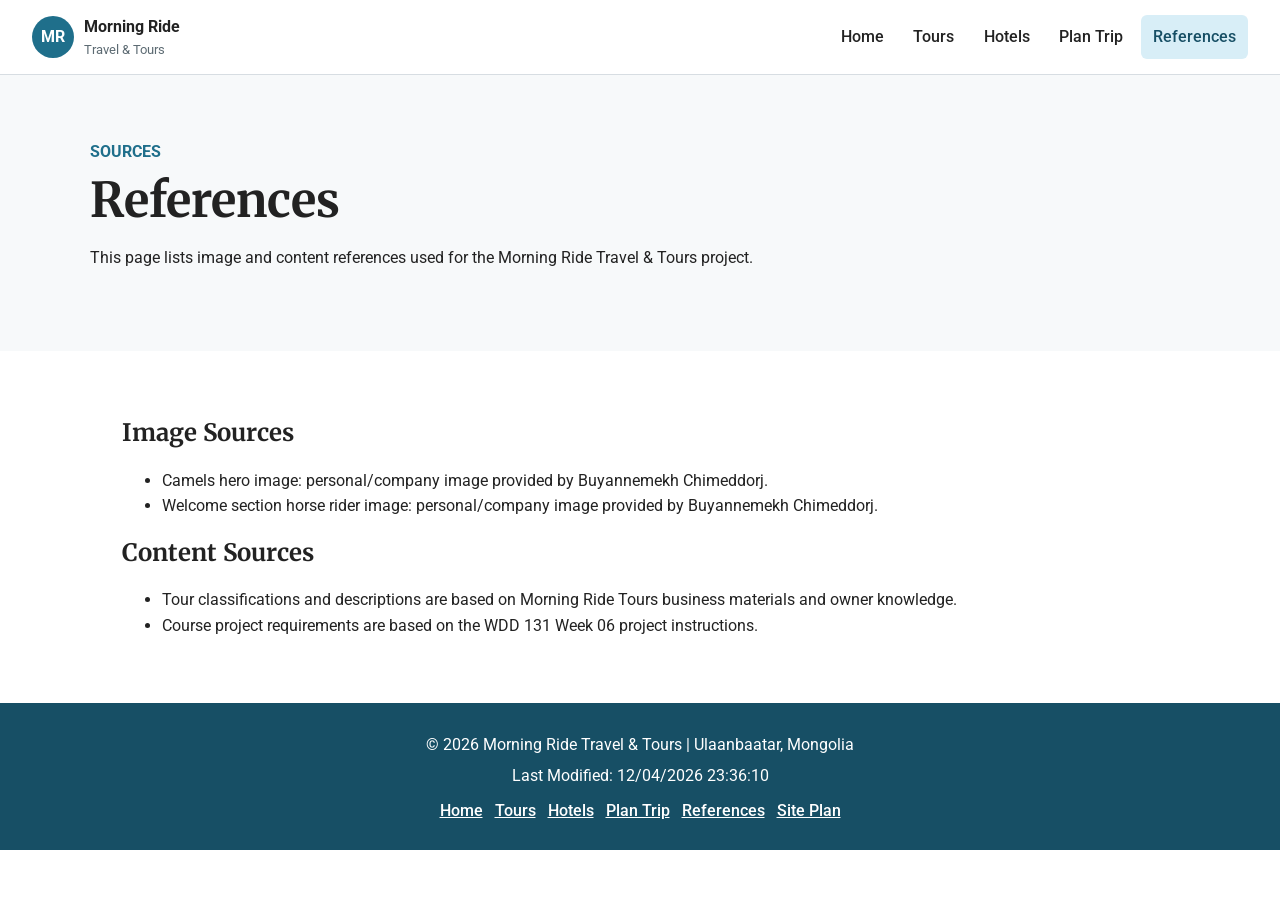
<file: project/references.html>
<!DOCTYPE html>
<html lang="en">
<head>
  <meta charset="UTF-8">
  <meta name="viewport" content="width=device-width, initial-scale=1.0">
  <meta name="description" content="View image and content references used for the Morning Ride Travel and Tours course project website.">
  <meta name="author" content="Buyannemekh Chimeddorj">
  <title>References | Morning Ride Travel & Tours</title>
  <link rel="preconnect" href="https://fonts.googleapis.com">
  <link rel="preconnect" href="https://fonts.gstatic.com" crossorigin>
  <link href="https://fonts.googleapis.com/css2?family=Merriweather:wght@700&family=Roboto:wght@400;500;700&display=swap" rel="stylesheet">
  <link rel="stylesheet" href="styles/morning-ride.css">
  <link rel="stylesheet" href="styles/morning-ride-large.css">
  <script src="scripts/morning-ride.js" defer></script>
</head>

<body>
  <header class="site-header">
    <a class="brand" href="index.html" aria-label="Morning Ride Travel and Tours home">
      <span class="brand-mark">MR</span>
      <span>
        <strong>Morning Ride</strong>
        <small>Travel & Tours</small>
      </span>
    </a>

    <button id="menu-button" class="menu-button" type="button" aria-label="Open navigation menu" aria-expanded="false">&#9776;</button>

    <nav id="primary-nav" class="primary-nav">
      <a href="index.html">Home</a>
      <a href="tours.html">Tours</a>
      <a href="hotels.html">Hotels</a>
      <a href="plan.html">Plan Trip</a>
      <a href="references.html" class="active">References</a>
    </nav>
  </header>

  <main>
    <section class="page-hero">
      <div>
        <p class="eyebrow">Sources</p>
        <h1>References</h1>
        <p>
          This page lists image and content references used for the Morning Ride Travel & Tours project.
        </p>
      </div>
    </section>

    <section class="section-block">
      <h2>Image Sources</h2>
      <ul>
        <li>Camels hero image: personal/company image provided by Buyannemekh Chimeddorj.</li>
        <li>Welcome section horse rider image: personal/company image provided by Buyannemekh Chimeddorj.</li>
      </ul>

      <h2>Content Sources</h2>
      <ul>
        <li>Tour classifications and descriptions are based on Morning Ride Tours business materials and owner knowledge.</li>
        <li>Course project requirements are based on the WDD 131 Week 06 project instructions.</li>
      </ul>
    </section>
  </main>

  <footer class="site-footer">
    <p>&copy; <span id="currentyear"></span> Morning Ride Travel & Tours | Ulaanbaatar, Mongolia</p>
    <p id="lastModified"></p>
    <nav class="footer-nav" aria-label="Footer navigation">
      <a href="index.html">Home</a>
      <a href="tours.html">Tours</a>
      <a href="hotels.html">Hotels</a>
      <a href="plan.html">Plan Trip</a>
      <a href="references.html">References</a>
      <a href="siteplan.html">Site Plan</a>
    </nav>
  </footer>
</body>
</html>
</file>
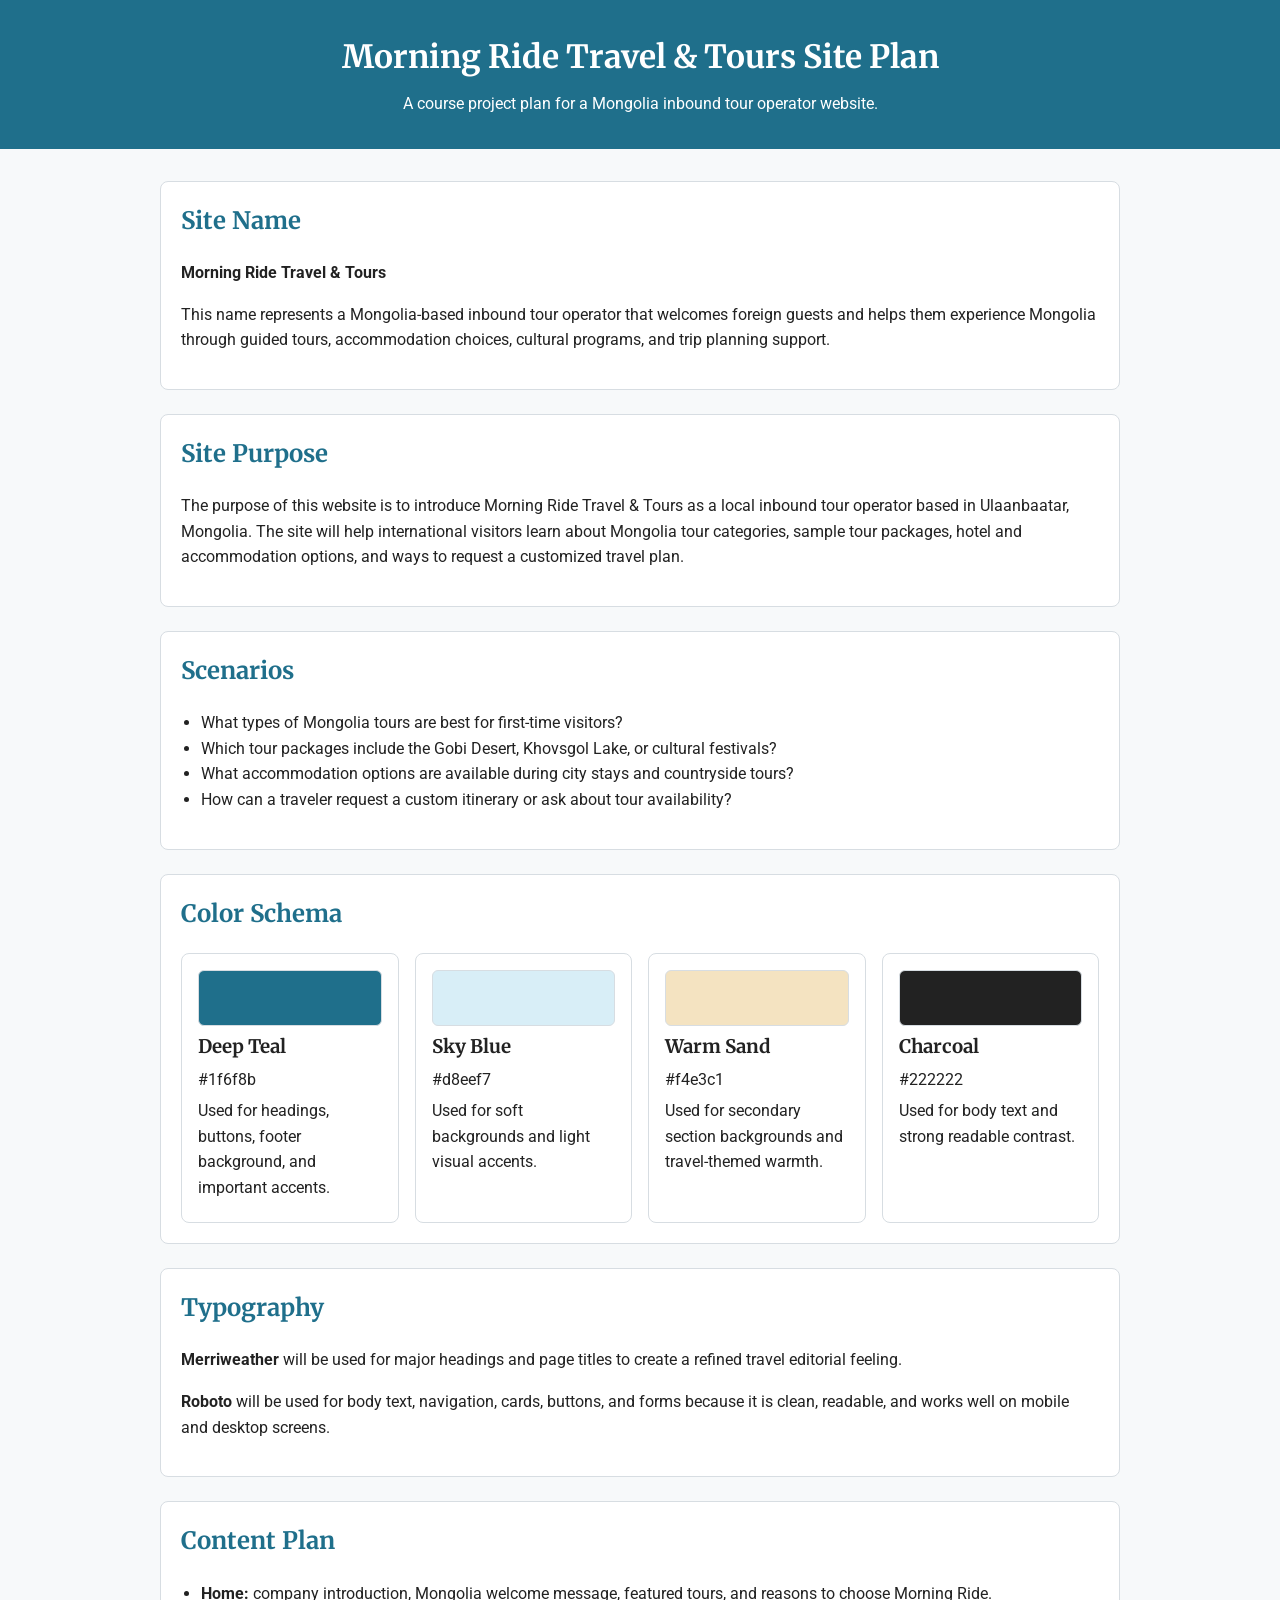
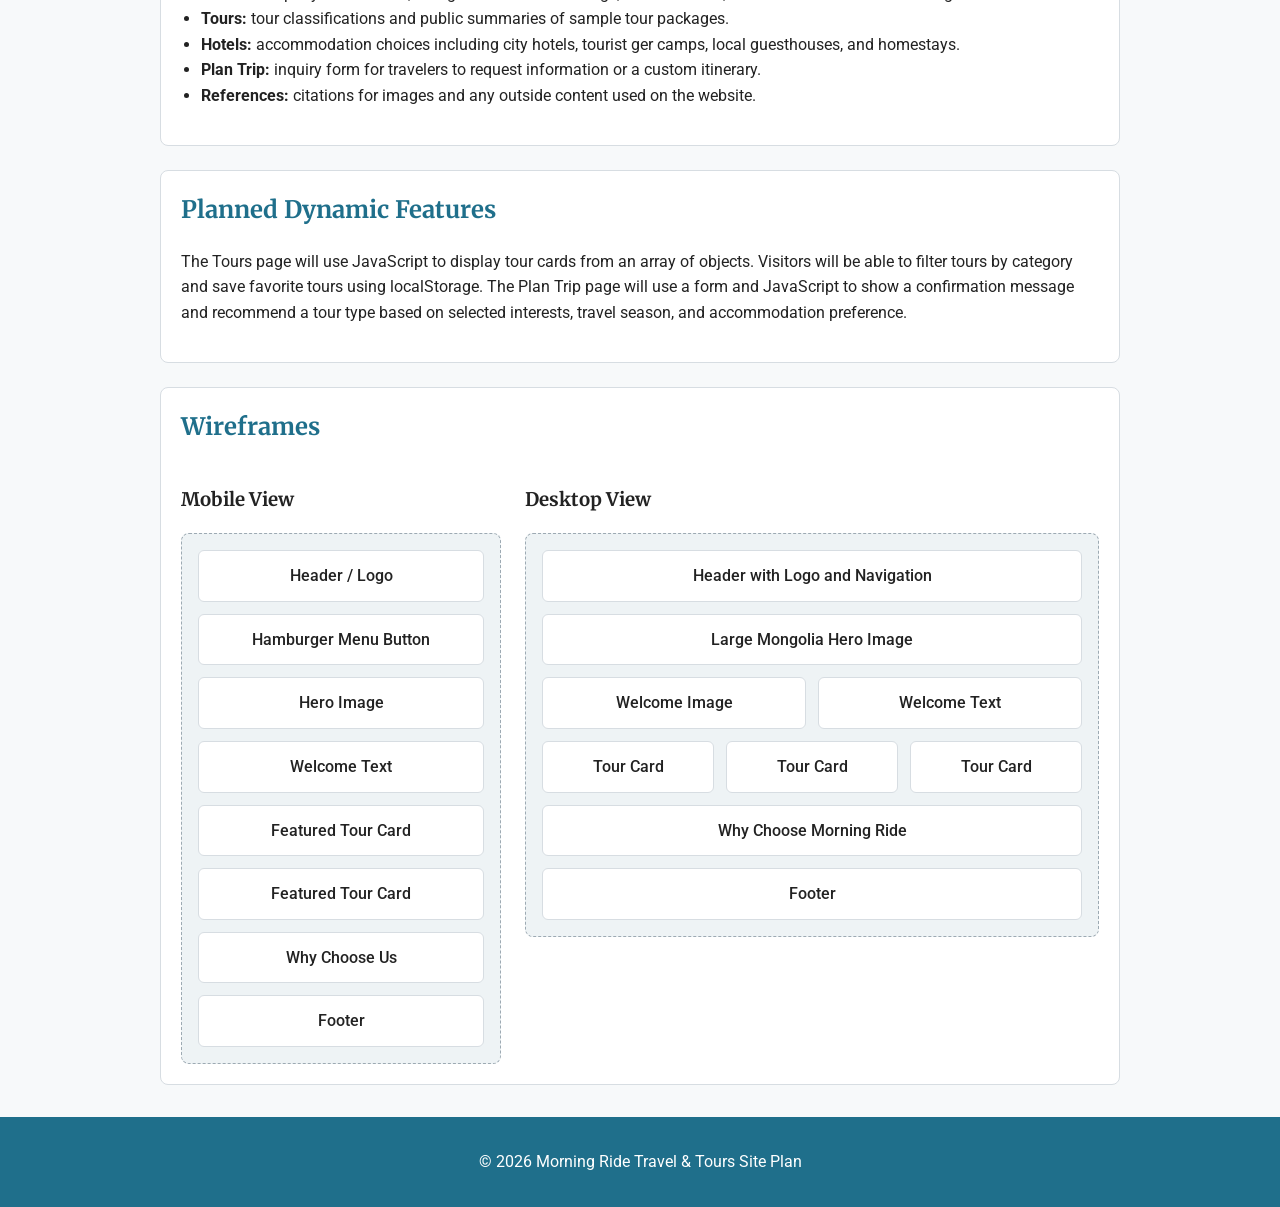
<file: project/siteplan.html>
<!DOCTYPE html>
<html lang="en">
<head>
  <meta charset="UTF-8">
  <meta name="viewport" content="width=device-width, initial-scale=1.0">
  <meta name="description" content="Site plan for the Morning Ride Travel and Tours course project.">
  <meta name="author" content="Buyannemekh Chimeddorj">
  <title>Morning Ride Travel & Tours Site Plan</title>
  <link rel="preconnect" href="https://fonts.googleapis.com">
  <link rel="preconnect" href="https://fonts.gstatic.com" crossorigin>
  <link href="https://fonts.googleapis.com/css2?family=Merriweather:wght@700&family=Roboto:wght@400;500;700&display=swap" rel="stylesheet">
  <link rel="stylesheet" href="styles/siteplan.css">
</head>
<body>
  <header>
    <h1>Morning Ride Travel & Tours Site Plan</h1>
    <p>A course project plan for a Mongolia inbound tour operator website.</p>
  </header>

  <main>
    <section>
      <h2>Site Name</h2>
      <p><strong>Morning Ride Travel & Tours</strong></p>
      <p>
        This name represents a Mongolia-based inbound tour operator that welcomes foreign guests
        and helps them experience Mongolia through guided tours, accommodation choices, cultural
        programs, and trip planning support.
      </p>
    </section>

    <section>
      <h2>Site Purpose</h2>
      <p>
        The purpose of this website is to introduce Morning Ride Travel & Tours as a local inbound
        tour operator based in Ulaanbaatar, Mongolia. The site will help international visitors learn
        about Mongolia tour categories, sample tour packages, hotel and accommodation options, and
        ways to request a customized travel plan.
      </p>
    </section>

    <section>
      <h2>Scenarios</h2>
      <ul>
        <li>What types of Mongolia tours are best for first-time visitors?</li>
        <li>Which tour packages include the Gobi Desert, Khovsgol Lake, or cultural festivals?</li>
        <li>What accommodation options are available during city stays and countryside tours?</li>
        <li>How can a traveler request a custom itinerary or ask about tour availability?</li>
      </ul>
    </section>

    <section>
      <h2>Color Schema</h2>
      <div class="color-grid">
        <div class="color-card">
          <span class="swatch teal"></span>
          <h3>Deep Teal</h3>
          <p>#1f6f8b</p>
          <p>Used for headings, buttons, footer background, and important accents.</p>
        </div>
        <div class="color-card">
          <span class="swatch sky"></span>
          <h3>Sky Blue</h3>
          <p>#d8eef7</p>
          <p>Used for soft backgrounds and light visual accents.</p>
        </div>
        <div class="color-card">
          <span class="swatch sand"></span>
          <h3>Warm Sand</h3>
          <p>#f4e3c1</p>
          <p>Used for secondary section backgrounds and travel-themed warmth.</p>
        </div>
        <div class="color-card">
          <span class="swatch charcoal"></span>
          <h3>Charcoal</h3>
          <p>#222222</p>
          <p>Used for body text and strong readable contrast.</p>
        </div>
      </div>
    </section>

    <section>
      <h2>Typography</h2>
      <p>
        <strong>Merriweather</strong> will be used for major headings and page titles to create a
        refined travel editorial feeling.
      </p>
      <p>
        <strong>Roboto</strong> will be used for body text, navigation, cards, buttons, and forms
        because it is clean, readable, and works well on mobile and desktop screens.
      </p>
    </section>

    <section>
      <h2>Content Plan</h2>
      <ul>
        <li><strong>Home:</strong> company introduction, Mongolia welcome message, featured tours, and reasons to choose Morning Ride.</li>
        <li><strong>Tours:</strong> tour classifications and public summaries of sample tour packages.</li>
        <li><strong>Hotels:</strong> accommodation choices including city hotels, tourist ger camps, local guesthouses, and homestays.</li>
        <li><strong>Plan Trip:</strong> inquiry form for travelers to request information or a custom itinerary.</li>
        <li><strong>References:</strong> citations for images and any outside content used on the website.</li>
      </ul>
    </section>

    <section>
      <h2>Planned Dynamic Features</h2>
      <p>
        The Tours page will use JavaScript to display tour cards from an array of objects. Visitors
        will be able to filter tours by category and save favorite tours using localStorage. The Plan
        Trip page will use a form and JavaScript to show a confirmation message and recommend a tour
        type based on selected interests, travel season, and accommodation preference.
      </p>
    </section>

    <section>
      <h2>Wireframes</h2>
      <div class="wireframes">
        <article>
          <h3>Mobile View</h3>
          <div class="wireframe mobile">
            <div>Header / Logo</div>
            <div>Hamburger Menu Button</div>
            <div>Hero Image</div>
            <div>Welcome Text</div>
            <div>Featured Tour Card</div>
            <div>Featured Tour Card</div>
            <div>Why Choose Us</div>
            <div>Footer</div>
          </div>
        </article>

        <article>
          <h3>Desktop View</h3>
          <div class="wireframe desktop">
            <div class="wide">Header with Logo and Navigation</div>
            <div class="wide">Large Mongolia Hero Image</div>
            <div class="half">Welcome Image</div>
            <div class="half">Welcome Text</div>
            <div>Tour Card</div>
            <div>Tour Card</div>
            <div>Tour Card</div>
            <div class="wide">Why Choose Morning Ride</div>
            <div class="wide">Footer</div>
          </div>
        </article>
      </div>
    </section>
  </main>

  <footer>
    <p>&copy; 2026 Morning Ride Travel & Tours Site Plan</p>
  </footer>
</body>
</html>
</file>
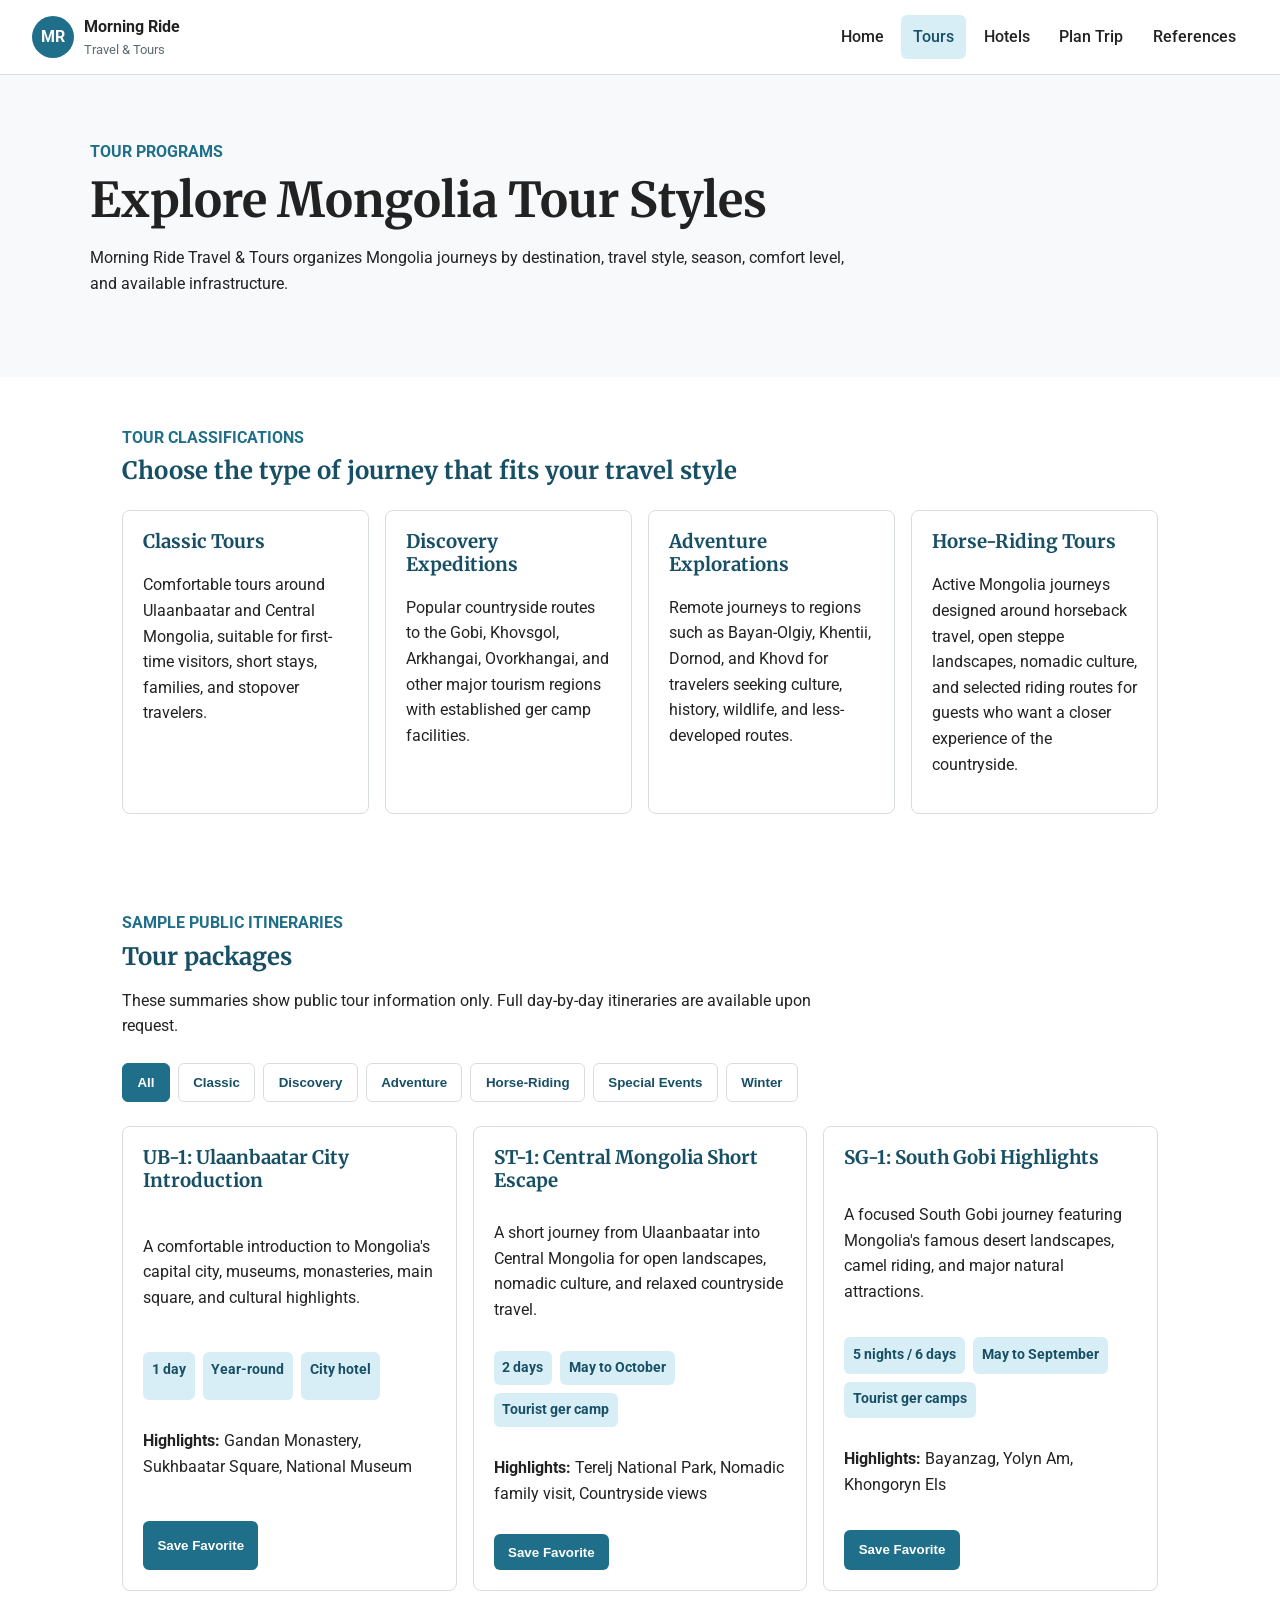
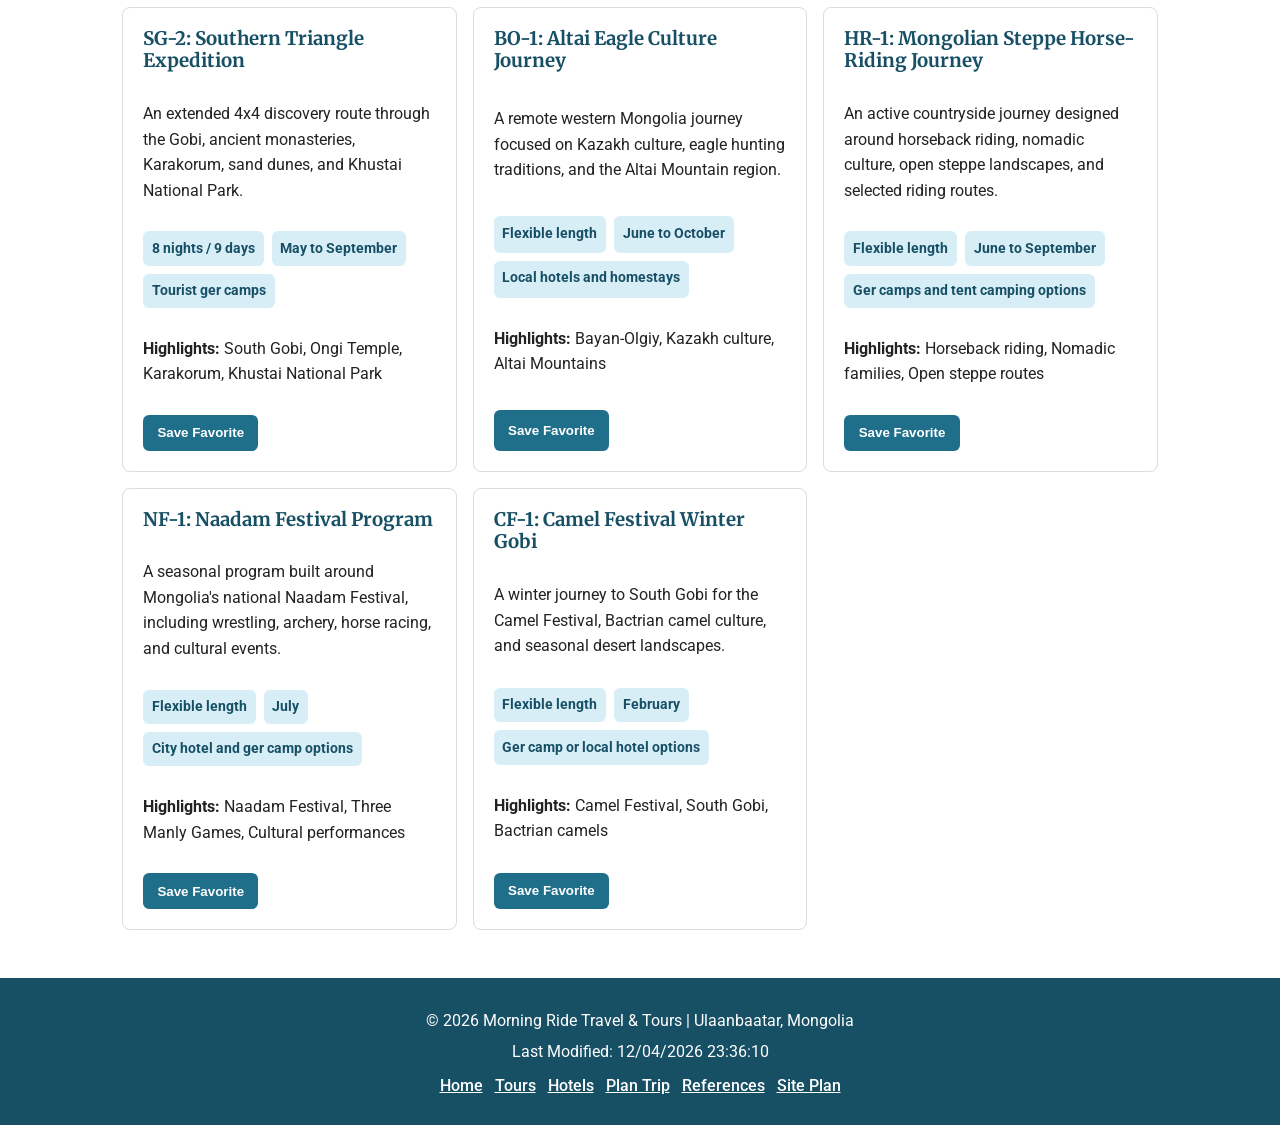
<file: project/tours.html>
<!DOCTYPE html>
<html lang="en">
<head>
  <meta charset="UTF-8">
  <meta name="viewport" content="width=device-width, initial-scale=1.0">
  <meta name="description" content="Explore Mongolia tour categories and sample public tour packages from Morning Ride Travel and Tours.">
  <meta name="author" content="Buyannemekh Chimeddorj">
  <title>Tours | Morning Ride Travel & Tours</title>
  <link rel="preconnect" href="https://fonts.googleapis.com">
  <link rel="preconnect" href="https://fonts.gstatic.com" crossorigin>
  <link href="https://fonts.googleapis.com/css2?family=Merriweather:wght@700&family=Roboto:wght@400;500;700&display=swap" rel="stylesheet">
  <link rel="stylesheet" href="styles/morning-ride.css">
  <link rel="stylesheet" href="styles/morning-ride-large.css">
  <script src="scripts/morning-ride.js" defer></script>
</head>

<body>
  <header class="site-header">
    <a class="brand" href="index.html" aria-label="Morning Ride Travel and Tours home">
      <span class="brand-mark">MR</span>
      <span>
        <strong>Morning Ride</strong>
        <small>Travel & Tours</small>
      </span>
    </a>

    <button id="menu-button" class="menu-button" type="button" aria-label="Open navigation menu" aria-expanded="false">&#9776;</button>

    <nav id="primary-nav" class="primary-nav">
      <a href="index.html">Home</a>
      <a href="tours.html" class="active">Tours</a>
      <a href="hotels.html">Hotels</a>
      <a href="plan.html">Plan Trip</a>
      <a href="references.html">References</a>
    </nav>
  </header>

  <main>
    <section class="page-hero tours-hero">
      <div>
        <p class="eyebrow">Tour programs</p>
        <h1>Explore Mongolia Tour Styles</h1>
        <p>
          Morning Ride Travel & Tours organizes Mongolia journeys by destination,
          travel style, season, comfort level, and available infrastructure.
        </p>
      </div>
    </section>

    <section class="section-block">
      <div class="section-heading">
        <p class="eyebrow">Tour classifications</p>
        <h2>Choose the type of journey that fits your travel style</h2>
      </div>

      <div class="card-grid classification-grid">
        <article class="info-card">
          <h3>Classic Tours</h3>
          <p>
            Comfortable tours around Ulaanbaatar and Central Mongolia, suitable for
            first-time visitors, short stays, families, and stopover travelers.
          </p>
        </article>

        <article class="info-card">
          <h3>Discovery Expeditions</h3>
          <p>
            Popular countryside routes to the Gobi, Khovsgol, Arkhangai, Ovorkhangai,
            and other major tourism regions with established ger camp facilities.
          </p>
        </article>

        <article class="info-card">
          <h3>Adventure Explorations</h3>
          <p>
            Remote journeys to regions such as Bayan-Olgiy, Khentii, Dornod, and Khovd
            for travelers seeking culture, history, wildlife, and less-developed routes.
          </p>
        </article>

        <article class="info-card">
          <h3>Horse-Riding Tours</h3>
          <p>
            Active Mongolia journeys designed around horseback travel, open steppe landscapes,
            nomadic culture, and selected riding routes for guests who want a closer experience
            of the countryside.
          </p>
        </article>
      </div>
    </section>

    <section class="section-block">
      <div class="section-heading">
        <p class="eyebrow">Sample public itineraries</p>
        <h2>Tour packages</h2>
        <p>
          These summaries show public tour information only. Full day-by-day itineraries
          are available upon request.
        </p>
      </div>

      <div class="filter-bar" aria-label="Tour filters">
        <button type="button" class="filter-button active" data-filter="all">All</button>
        <button type="button" class="filter-button" data-filter="classic">Classic</button>
        <button type="button" class="filter-button" data-filter="discovery">Discovery</button>
        <button type="button" class="filter-button" data-filter="adventure">Adventure</button>
        <button type="button" class="filter-button" data-filter="horse">Horse-Riding</button>
        <button type="button" class="filter-button" data-filter="event">Special Events</button>
        <button type="button" class="filter-button" data-filter="winter">Winter</button>
      </div>

      <div id="tour-cards" class="tour-grid"></div>
    </section>
  </main>

  <footer class="site-footer">
    <p>&copy; <span id="currentyear"></span> Morning Ride Travel & Tours | Ulaanbaatar, Mongolia</p>
    <p id="lastModified"></p>
    <nav class="footer-nav" aria-label="Footer navigation">
      <a href="index.html">Home</a>
      <a href="tours.html">Tours</a>
      <a href="hotels.html">Hotels</a>
      <a href="plan.html">Plan Trip</a>
      <a href="references.html">References</a>
      <a href="siteplan.html">Site Plan</a>
    </nav>
  </footer>
</body>
</html>
</file>
<file: styles/base.css>
:root {
    --primary-color: #1d3557;
    --secondary-color: #457b9d;
    --accent-color: #f1faee;
    --text-color: #333;
    --white: #ffffff;
    --heading-font: 'Montserrat', sans-serif;
    --body-font: 'Roboto', sans-serif;
}

/*Universal Selector*/
*{
    margin: 0;
    padding: 0;
    box-sizing: border-box;
}

/*Global Selector*/
body {
    font-family: var(--body-font);
    background-color: var(--accent-color);
    color: var(--text-color);
    line-height: 1.6;
}

/*Responsive Images*/
img {
    max-width: 100%;
    height: auto;
}

/*Header*/
header {
    background-color: var(--primary-color);
    color: var(--white);
    text-align: center;
}

/*Course Title by its id*/
#course-title {
    display: block;
    font-family: var(--heading-font);
    font-size:1.5rem;
    font-weight:700;
    padding:1.5rem;
    } 


/*Navigation*/
nav {
    background-color: var(--secondary-color);
}

.navigation {
    list-style: none;
    display: flex;
    justify-content: center;
    align-items: center;
}

.navigation li {
    flex: 1 1 auto;
}

.navigation a {
    display: block;
    padding: 1rem;
    color: var(--white);
    text-decoration: none;
    text-align: center;
    transition: background-color 0.3s ease,
        color 0.3s ease;
}

/*Navigation Hover Effect*/
.navigation a:hover {
    background-color: var(--accent-color);
    color: var(--primary-color);
    font-weight: 600;
}

/*Main Layout*/
main {
    max-width: 1200px;
    margin: 2rem auto;
    padding: 1rem;

    display: grid;
    grid-template-columns: 2fr 1fr;
    gap: 1.5rem;

    align-items: start;
}

/*Main Heading*/
main h1 {
    grid-column: 1/3;
    text-align: center;
    margin-bottom: 1rem;
    font-family: var(--heading-font);
    color: var(--primary-color);
}

/*Cards*/
.card {
    background-color: var(--white);
    border-radius: 10px;
    overflow: hidden;
    box-shadow: 0 4px 10px rgba(0, 0, 0, 0.1);
    padding: 1.5rem;
}

/*Card Headings*/
.card h2 {
    background-color: var(--primary-color);
    color: var(--white);
    text-align: center;
    padding: 1.5rem;
    margin: -1.5rem -1.5rem 1rem -1.5rem;
    font-family: var(--heading-font);
}

/*About Content*/
.about-content {
    display: flex;
    gap: 1rem;
    align-items: center;
    margin-bottom: 1.5rem;
}

.about-content img {
    width: 180px;
    border-radius: 10px;
}

/*Country Heading*/
.card h3 {
    text-align: center;
    margin-bottom: 1rem;
    color: var(--primary-color);
    font-family: var(--heading-font);
}

/*Location Section*/
.location-content {
    display:flex;
    gap: 1rem;
    align-items: center;
} 

.location-content img {
    width: 300px;
    height: auto;
    border: 1px solid #ccc;
}

.location-content figure {
    text-align: center;
    min-width: 300px;
}

.location-content figcaption {
    margin-top: 0.3rem;
    font-style: italic;
}

/*Resource Links*/
.card ul {
    padding-left: 1.5rem;
}

.card li {
    margin-bottom: 0.75rem;
}

.card a {
    color: var(--secondary-color);
    text-decoration: none;
}

.card a:hover {
    text-decoration: underline;
} 

/*Footer*/
footer {
    background-color: var(--primary-color);
    color: var(--white);
    text-align: center;
    padding: 1.5rem;
    margin-top: 2rem;
}

footer p {
    margin: 0.5rem 0;
}

/*Responsive Design*/
@media (max-width: 768px){
    main {
        grid-template-columns: 1fr;
    }

    main h1 {
        grid-column: 1;
    }

    .about-content,
    .location-content {
        flex-direction: column;
        text-align: center;
    }

    .navigation {
        flex-direction: column;
    }
}
</file>
<file: project/styles/morning-ride.css>
:root {
  --teal: #1f6f8b;
  --teal-dark: #174f65;
  --sky: #d8eef7;
  --sand: #f4e3c1;
  --charcoal: #222222;
  --muted: #5d6b73;
  --white: #ffffff;
  --light: #f7f9fa;
  --border: #d7dde2;
}

* {
  box-sizing: border-box;
}

body {
  margin: 0;
  color: var(--charcoal);
  background: var(--white);
  font-family: "Roboto", Arial, sans-serif;
  line-height: 1.6;
}

img {
  max-width: 100%;
  display: block;
}

.site-header {
  position: sticky;
  top: 0;
  z-index: 10;
  display: flex;
  align-items: center;
  justify-content: space-between;
  padding: 0.85rem 1rem;
  background: var(--white);
  border-bottom: 1px solid var(--border);
}

.brand {
  display: inline-flex;
  align-items: center;
  gap: 0.65rem;
  color: var(--charcoal);
  text-decoration: none;
}

.brand-mark {
  display: inline-grid;
  width: 42px;
  height: 42px;
  place-items: center;
  color: var(--white);
  background: var(--teal);
  border-radius: 50%;
  font-weight: 700;
}

.brand strong,
.brand small {
  display: block;
}

.brand small {
  color: var(--muted);
}

.menu-button {
  min-width: 44px;
  min-height: 44px;
  color: var(--teal-dark);
  background: var(--sky);
  border: 1px solid transparent;
  border-radius: 6px;
  font-size: 1.5rem;
  font-weight: 700;
}

.primary-nav {
  position: absolute;
  top: 100%;
  left: 0;
  right: 0;
  display: none;
  flex-direction: column;
  background: var(--white);
  border-bottom: 1px solid var(--border);
}

.primary-nav.open {
  display: flex;
}

.primary-nav a {
  padding: 0.95rem 1rem;
  color: var(--charcoal);
  text-decoration: none;
  font-weight: 500;
  border-top: 1px solid var(--border);
}

.primary-nav a:hover,
.primary-nav a.active {
  color: var(--teal-dark);
  background: var(--sky);
}

.hero {
  min-height: 560px;
  display: grid;
  align-items: end;
  padding: 2rem 1rem;
  color: var(--white);
  background:
    linear-gradient(180deg, rgba(0, 0, 0, 0.12), rgba(0, 0, 0, 0.72)),
    url("../images/camels.webp") center / cover no-repeat;
}

.hero-content {
  width: min(980px, 100%);
  margin: 0 auto;
}

h1,
h2,
h3 {
  font-family: "Merriweather", Georgia, serif;
  line-height: 1.2;
}

.hero h1 {
  max-width: 760px;
  margin: 0.25rem 0 1rem;
  font-size: 2.3rem;
}

.hero p {
  max-width: 660px;
  font-size: 1.1rem;
}

.eyebrow {
  margin: 0 0 0.45rem;
  color: var(--teal);
  font-weight: 700;
  text-transform: uppercase;
  letter-spacing: 0;
}

.hero .eyebrow {
  color: var(--sand);
}

.hero-actions {
  display: flex;
  flex-wrap: wrap;
  gap: 0.75rem;
  margin-top: 1.5rem;
}

.button {
  display: inline-block;
  padding: 0.85rem 1.1rem;
  color: var(--white);
  background: var(--teal);
  border: 2px solid var(--teal);
  border-radius: 6px;
  text-decoration: none;
  font-weight: 700;
  cursor: pointer;
}

.button.secondary {
  color: var(--white);
  background: transparent;
  border-color: var(--white);
}

main > section {
  padding: 3rem 1rem;
}

.content-grid,
.section-block,
.why-choose {
  width: min(1100px, 100%);
  margin: 0 auto;
}

.image-panel {
  min-height: 260px;
  background:
    linear-gradient(135deg, rgba(31, 111, 139, 0.2), rgba(244, 227, 193, 0.6)),
    linear-gradient(135deg, #cfdde1, #f1d79a);
  border-radius: 8px;
  border: 1px solid var(--border);
}

.welcome h2,
.section-heading h2 {
  margin: 0;
  color: var(--teal-dark);
}

.section-heading {
  max-width: 720px;
  margin-bottom: 1.5rem;
}

.card-grid,
.feature-grid {
  display: grid;
  gap: 1rem;
}

.info-card,
.feature-grid article {
  padding: 1.25rem;
  background: var(--white);
  border: 1px solid var(--border);
  border-radius: 8px;
}

.info-card h3,
.feature-grid h3 {
  margin-top: 0;
  color: var(--teal-dark);
}

.info-card a {
  font-weight: 700;
}

.why-choose {
  background: var(--light);
}

.site-footer {
  padding: 1.5rem 1rem;
  color: var(--white);
  background: var(--teal-dark);
  text-align: center;
}

.site-footer p {
  margin: 0.35rem 0;
}

.site-footer a {
  color: var(--white);
}

.footer-nav {
  display: flex;
  flex-wrap: wrap;
  justify-content: center;
  gap: 0.75rem;
  margin-top: 0.5rem;
  line-height: 1.8;
}

.footer-nav a {
  color: var(--white);
  font-weight: 500;
}

/* Interior pages */
.page-hero {
  padding: 3rem 1rem;
  color: var(--charcoal);
  background: var(--light);
}

.page-hero > div {
  width: min(1100px, 100%);
  margin: 0 auto;
}

.page-hero h1 {
  margin: 0.25rem 0 1rem;
  color: var(--charcoal);
  font-size: 2.1rem;
}

.page-hero p {
  max-width: 760px;
}

/* Tours page */
.filter-bar {
  display: flex;
  flex-wrap: wrap;
  gap: 0.5rem;
  margin: 1.5rem 0;
}

.filter-button {
  padding: 0.7rem 0.9rem;
  color: var(--teal-dark);
  background: var(--white);
  border: 1px solid var(--border);
  border-radius: 6px;
  font-weight: 700;
  cursor: pointer;
}

.filter-button:hover,
.filter-button.active {
  color: var(--white);
  background: var(--teal);
  border-color: var(--teal);
}

.tour-grid {
  display: grid;
  gap: 1rem;
}

.tour-card {
  display: grid;
  gap: 0.75rem;
  padding: 1.25rem;
  background: var(--white);
  border: 1px solid var(--border);
  border-radius: 8px;
}

.tour-card h3 {
  margin: 0;
  color: var(--teal-dark);
}

.tour-meta {
  display: flex;
  flex-wrap: wrap;
  gap: 0.5rem;
}

.tour-meta span {
  padding: 0.35rem 0.55rem;
  color: var(--teal-dark);
  background: var(--sky);
  border-radius: 6px;
  font-size: 0.9rem;
  font-weight: 700;
}

.tour-card button {
  justify-self: start;
  padding: 0.65rem 0.9rem;
  color: var(--white);
  background: var(--teal);
  border: 0;
  border-radius: 6px;
  font-weight: 700;
  cursor: pointer;
}

/* Plan trip form */
.trip-form {
  display: grid;
  gap: 1rem;
  max-width: 760px;
}

.trip-form label {
  display: grid;
  gap: 0.35rem;
  font-weight: 700;
}

.trip-form input,
.trip-form select,
.trip-form textarea {
  width: 100%;
  padding: 0.75rem;
  border: 1px solid var(--border);
  border-radius: 6px;
  font: inherit;
}

.trip-form select:invalid {
  color: var(--muted);
}

.trip-form select option {
  color: var(--charcoal);
}

.form-response {
  max-width: 760px;
  margin-top: 1rem;
  color: var(--teal-dark);
  font-weight: 700;
}

.form-response:not(:empty) {
  padding: 1rem;
  background: var(--sky);
  border-radius: 6px;
}

img.image-panel {
  width: 100%;
  height: 100%;
  object-fit: cover;
}
</file>
<file: project/styles/morning-ride-large.css>
@media screen and (min-width: 760px) {
  .site-header {
    padding: 0.85rem 2rem;
  }

  .menu-button {
    display: none;
  }

  .primary-nav {
    position: static;
    display: flex;
    flex-direction: row;
    gap: 0.35rem;
    border: 0;
  }

  .primary-nav a {
    padding: 0.55rem 0.75rem;
    border-radius: 6px;
    border-top: 0;
  }

  .hero {
    min-height: 640px;
    padding: 4rem 2rem;
  }

  .hero h1 {
    font-size: 4rem;
  }

  main > section {
    padding: 3rem 2rem;
  }

  .content-grid {
    display: grid;
    grid-template-columns: 1fr 1.1fr;
    gap: 2rem;
    align-items: center;
  }

  .card-grid {
    grid-template-columns: repeat(3, 1fr);
  }

  .classification-grid {
    grid-template-columns: repeat(4, 1fr);
  }

  .feature-grid {
    grid-template-columns: repeat(4, 1fr);
  }

  .page-hero {
    padding: 4rem 2rem;
  }

  .page-hero h1 {
    font-size: 3rem;
  }

  .tour-grid {
    grid-template-columns: repeat(3, 1fr);
  }
}
</file>
<file: styles/place.css>
/*Global variables for brand colors and typography*/
:root {
  --primary-color: #0033a0; /* Mongolian flag blue */
  --accent-color: #e31e24;  /* Mongolian flag red */
  --font-body: 'Lato', sans-serif;
}

/*Base & Mobile Typography (Default Viewport Layer)*/

body {
  margin: 0;
  padding: 0;
  font-family: 'Lato', sans-serif;
  background-color: #f4f4f4;
}

/*Red Header Banner*/
.top-banner {
  background-color: #e31e24; /* Mongolian flag red */
  color: #ffffff;
  text-align: center;
  padding: 16px 0 0 0;
}

.top-banner h1 {
  font-family: 'Playfair Display', serif;
  font-size: 32px;
  margin: 0 0 15px 0;
  font-weight: 700;
  letter-spacing: 1px;
}

/*Force internal blocks to stack downwards*/
.header-image-container {
    width: 100%;
    height: auto;
    overflow: visible;
    display: block;
}

/*Keep the image at stable height*/
.header-image-container img {
    width: 100%;
    height: 220px;
    object-fit: cover;
    object-position: center;
    display: block;
}


/* Force the dashboard section below the inline image frame */
.hero-dashboard {
    width: 100%;
    display: flex;
    align-items: center;
    position: relative; /*Overrides desktop absolute positioning*/
    margin-top: 0; /*Drops cards smoothly right underneath the photo asset*/
    padding: 25px 0;
}

/* Keep cards centered and neatly separated vertically */
.content-overlay {
  display: flex;
  flex-direction: column; /* Stacks cards straight down */
  align-items: center;
  gap: 25px;
  width: 100%;
  padding: 20px;
  box-sizing: border-box;
}

/* Card Geometry */
.info-card {
  background-color: rgba(255, 255, 255, 0.88); 
  padding: 0 0 20px 0;
  width: 100%;
  max-width: 360px; /* Constrains expansion on large phones */
  box-shadow: 0 6px 20px rgba(0, 0, 0, 0.2);
  border-radius: 4px;
}

/* National Blue Segment Headers */
.card-header {
  background-color: #0033a0; /* Mongolian flag blue */
  color: #ffffff;
  padding: 12px 20px;
  display: flex;
  justify-content: space-between;
  align-items: center;
  margin-bottom: 16px;
  border-radius: 4px 4px 0 0;
}

.card-header h2 {
  font-family: 'Lato', sans-serif;
  font-size: 20px;
  margin: 0;
  font-weight: 700;
}

.weather-icon-mobile {
  font-size: 24px;
  height: 24px;
}

/* List Component Grid */
.stats-list {
  display: grid;
  grid-template-columns: 110px 1fr; 
  gap: 10px 8px;
  margin: 0;
  padding: 0 20px;
  font-size: 14px;
}

.stats-list dt {
  font-weight: 700;
  color: #111;
  text-align: right; 
}

.stats-list dd {
  margin: 0;
  color: #333;
  text-align: left;
}

/*Footer*/
footer {
    background-color: #0033a0; /*Mongolian flag blue color*/
    color: #ffffff;
    text-align: center;
    padding: 1.5rem;
    margin-top: 0;
    width: 100%;
    box-sizing: border-box;
    clear: both; /*Forces the footer to stay completely below the cards*/
}

footer p {
    margin: 0.5rem 0;
}
</file>
<file: styles/place-large.css>
@media screen and (min-width: 821px) {
    
    /*Expand text sizing slightly on large views*/
    .top-banner {
        padding: 22px 0 0 0;
    }

    .top-banner h1 {
        font-size: 46px;
        margin-bottom: 20px;
    }

    .header-image-container {
        position: relative;
        width: 100%;
        height: 480px;
        overflow: visible;
    }

    .header-image-container img {
        width: 100%;
        height: 100%;
        object-fit: cover;
        object-position: center;
    }

    .hero-dashboard {
        position: absolute;
        top: 0;
        left: 0;
        width: 100%;
        height: 100%;
        display: flex;
        align-items: center; /*Vertically centers the cards over the camel photo*/
        padding: 0;
        box-sizing: border-box;
    }

    /*Layout horizontally across desktop width*/
    .content-overlay {
        display: flex;
        flex-direction: row;
        justify-content: space-between; /*Splitting left and right margins*/
        width: 100%;
        max-width: 1200px;
        margin: 0 auto;
        padding: 0 40px;
        box-sizing: border-box;
    }

    /*Set fixed widths for desktop card footprints*/
    .info-card {
        width: 335px;
        background-color: rgba(225, 225,225, 0.85);
        padding-bottom: 25px;
        box-shadow: 0 10px 30px rgba(0, 0, 0, 0.25);
    }

    .card-header {
        margin-bottom: 22px;
        padding: 14px 22px;
    }

    .card-header h2 {
        font-size: 22px;
    }

    /*Refined typography spacing inside large columns*/
    .stats-list {
        grid-template-columns: 115px 1fr;
        gap: 12px 10px;
        padding: 0 25px;
        font-size: 14.5px;
    }

    /*Hide the SVG icon on large screens*/
    .weather-icon-mobile {
        display: none;
    }

    /*Pseudo element for Weather Icon*/
    .weather-card .card-header h2::after {
        content: " ☀️"; /*Injects the icon dynamically purely via CSS*/
        font-size: 22px;
        margin-left: 12px;
        vertical-align: middle;
    }

     /* Ensure structural spacing for the footer since the image is absolutely positioned */
    footer {
        margin-top: 0;
    }
}
</file>
<file: styles/temples.css>
:root {
    --primary-color: #1d3557;
    --secondary-color: #457b9d;
    --accent-color: #f1faee;
    --text-color: #333;
    --white: #ffffff;

    --heading-font: 'Montserrat', sans-serif;
    --body-font: 'Roboto', sans-serif;
}

/*Universal Selector*/
*{
    margin: 0;
    padding: 0;
    box-sizing: border-box;
}

/*Body*/
body {
    font-family: var(--body-font);
    background-color: var(--accent-color);
    color: var(--text-color);
    line-height: 1.6;
}

/*Header*/
header {
    background-color: var(--primary-color);
    color: var(--white);
    padding: 1rem;
    position: relative;
}

header h1 {
    text-align: center;
    font-family: var(--heading-font);
    margin-bottom: 1rem;
}

/*Hamburger menu button*/
#menu {
    display: block;
    font-size: 2rem;
    border: 0;
    background: none;
    color: var(--white);
    top: 1rem;
    right: 1rem;
    cursor: pointer;
}

/*Navigation*/
nav {
    background-color: var(--primary-color);
}

.navigation {
    list-style: none;
    display: flex;
    flex-direction: column;
}

.navigation li {
    display: none;
}

.navigation.open li {
    display: block;
}

.navigation a {
    display: block;
    color: var(--white);
    padding: 1rem;
    text-decoration: none;
    text-align: center;
    font-size: 1.1rem;
    transition: background-color 0.3s ease, 
                color 0.3s ease;
}

.navigation a:hover {
    text-decoration: underline;
    background-color: var(--secondary-color);
    color: var(--accent-color);
    font-weight: 600;
}

/*Active navigation link*/
.navigation a.active {
    background-color: var(--secondary-color);
    color: var(--accent-color);
    font-weight: 700;
    border-radius: 5px;
}

/*Main*/
main {
    max-width: 1200px;
    margin: 0 auto;
    padding: 1rem;
}

main h2 {
    text-align: center;
    margin-bottom: 1rem;
    font-family: var(--heading-font);
}

.temple-content {
    display: grid;
    grid-template-columns: repeat(auto-fit, minmax(300px, 1fr));
    grid-gap: 25px;
    place-items: center;
}

/*Temple cards*/
figure {
    background-color: var(--white);
    padding: 1rem;
    border-radius: 10px;
    box-shadow: 0 0 10px rgba(0, 0, 0, 0.1);
}

.temple-content img {
    width: 100%;
    height: auto;
    margin: 5px;
}

figcaption {
    text-align: center;
    margin-top: 0.5rem;
    font-weight: 600;
}

/*Footer*/
footer {
    background-color: var(--primary-color);
    color: var(--white);
    text-align: center;
    padding: 1.5rem;
    margin-top: 0.5rem;
}

footer p {
    margin: 0.5rem 0;
}
</file>
<file: styles/temples-large.css>
/*Large View Navigation*/
@media screen and (min-width: 768px) {

    /*Hide hamburger menu*/
    #menu {
        display: none;
    }

    /*Horizontal navigation*/
    .navigation {
        display: flex;
        flex-direction: row;
        justify-content: center;
        align-items: center;
        gap: 4rem;
    }
    .navigation li {
        display: block;
    }

    .navigation a {
        display: block;
        flex: 1 1 auto;
    }

    /*Larger desktop spacing*/
    main {
        padding: 2rem;
    }

    header h1 {
        font-size: 2rem;
    }
}
</file>
<file: morning-ride/styles/siteplan.css>
:root {
  --teal: #1f6f8b;
  --sky: #d8eef7;
  --sand: #f4e3c1;
  --charcoal: #222222;
  --white: #ffffff;
  --border: #d7dde2;
}

* {
  box-sizing: border-box;
}

body {
  margin: 0;
  color: var(--charcoal);
  background: #f7f9fa;
  font-family: "Roboto", Arial, sans-serif;
  line-height: 1.6;
}

header,
footer {
  padding: 2rem 1rem;
  color: var(--white);
  background: var(--teal);
  text-align: center;
}

header h1,
h2,
h3 {
  font-family: "Merriweather", Georgia, serif;
}

header h1 {
  margin: 0 0 0.5rem;
}

header p,
footer p {
  margin: 0;
}

main {
  width: min(960px, 92%);
  margin: 2rem auto;
}

section {
  margin-bottom: 1.5rem;
  padding: 1.25rem;
  background: var(--white);
  border: 1px solid var(--border);
  border-radius: 8px;
}

h2 {
  margin-top: 0;
  color: var(--teal);
}

ul {
  padding-left: 1.25rem;
}

.color-grid {
  display: grid;
  grid-template-columns: repeat(auto-fit, minmax(180px, 1fr));
  gap: 1rem;
}

.color-card {
  padding: 1rem;
  border: 1px solid var(--border);
  border-radius: 8px;
}

.color-card h3,
.color-card p {
  margin: 0.35rem 0;
}

.swatch {
  display: block;
  width: 100%;
  height: 56px;
  border: 1px solid var(--border);
  border-radius: 6px;
}

.teal {
  background: var(--teal);
}

.sky {
  background: var(--sky);
}

.sand {
  background: var(--sand);
}

.charcoal {
  background: var(--charcoal);
}

.wireframes {
  display: grid;
  grid-template-columns: 1fr;
  gap: 1.5rem;
}

.wireframe {
  display: grid;
  gap: 0.75rem;
  padding: 1rem;
  background: #eef3f5;
  border: 1px dashed #9daab3;
  border-radius: 8px;
}

.wireframe div {
  min-height: 42px;
  padding: 0.75rem;
  background: var(--white);
  border: 1px solid var(--border);
  border-radius: 6px;
  text-align: center;
  font-weight: 500;
}

.desktop {
  grid-template-columns: repeat(3, 1fr);
}

.desktop .wide {
  grid-column: 1 / -1;
}

.desktop .half {
  grid-column: span 3;
}

@media screen and (min-width: 760px) {
  .wireframes {
    grid-template-columns: 320px 1fr;
    align-items: start;
  }

  .desktop {
    grid-template-columns: repeat(6, 1fr);
  }

  .desktop div:not(.wide):not(.half) {
    grid-column: span 2;
  }
}
</file>
<file: project/styles/siteplan.css>
:root {
  --teal: #1f6f8b;
  --sky: #d8eef7;
  --sand: #f4e3c1;
  --charcoal: #222222;
  --white: #ffffff;
  --border: #d7dde2;
}

* {
  box-sizing: border-box;
}

body {
  margin: 0;
  color: var(--charcoal);
  background: #f7f9fa;
  font-family: "Roboto", Arial, sans-serif;
  line-height: 1.6;
}

header,
footer {
  padding: 2rem 1rem;
  color: var(--white);
  background: var(--teal);
  text-align: center;
}

header h1,
h2,
h3 {
  font-family: "Merriweather", Georgia, serif;
}

header h1 {
  margin: 0 0 0.5rem;
}

header p,
footer p {
  margin: 0;
}

main {
  width: min(960px, 92%);
  margin: 2rem auto;
}

section {
  margin-bottom: 1.5rem;
  padding: 1.25rem;
  background: var(--white);
  border: 1px solid var(--border);
  border-radius: 8px;
}

h2 {
  margin-top: 0;
  color: var(--teal);
}

ul {
  padding-left: 1.25rem;
}

.color-grid {
  display: grid;
  grid-template-columns: repeat(auto-fit, minmax(180px, 1fr));
  gap: 1rem;
}

.color-card {
  padding: 1rem;
  border: 1px solid var(--border);
  border-radius: 8px;
}

.color-card h3,
.color-card p {
  margin: 0.35rem 0;
}

.swatch {
  display: block;
  width: 100%;
  height: 56px;
  border: 1px solid var(--border);
  border-radius: 6px;
}

.teal {
  background: var(--teal);
}

.sky {
  background: var(--sky);
}

.sand {
  background: var(--sand);
}

.charcoal {
  background: var(--charcoal);
}

.wireframes {
  display: grid;
  grid-template-columns: 1fr;
  gap: 1.5rem;
}

.wireframe {
  display: grid;
  gap: 0.75rem;
  padding: 1rem;
  background: #eef3f5;
  border: 1px dashed #9daab3;
  border-radius: 8px;
}

.wireframe div {
  min-height: 42px;
  padding: 0.75rem;
  background: var(--white);
  border: 1px solid var(--border);
  border-radius: 6px;
  text-align: center;
  font-weight: 500;
}

.desktop {
  grid-template-columns: repeat(3, 1fr);
}

.desktop .wide {
  grid-column: 1 / -1;
}

.desktop .half {
  grid-column: span 3;
}

@media screen and (min-width: 760px) {
  .wireframes {
    grid-template-columns: 320px 1fr;
    align-items: start;
  }

  .desktop {
    grid-template-columns: repeat(6, 1fr);
  }

  .desktop div:not(.wide):not(.half) {
    grid-column: span 2;
  }
}
</file>
